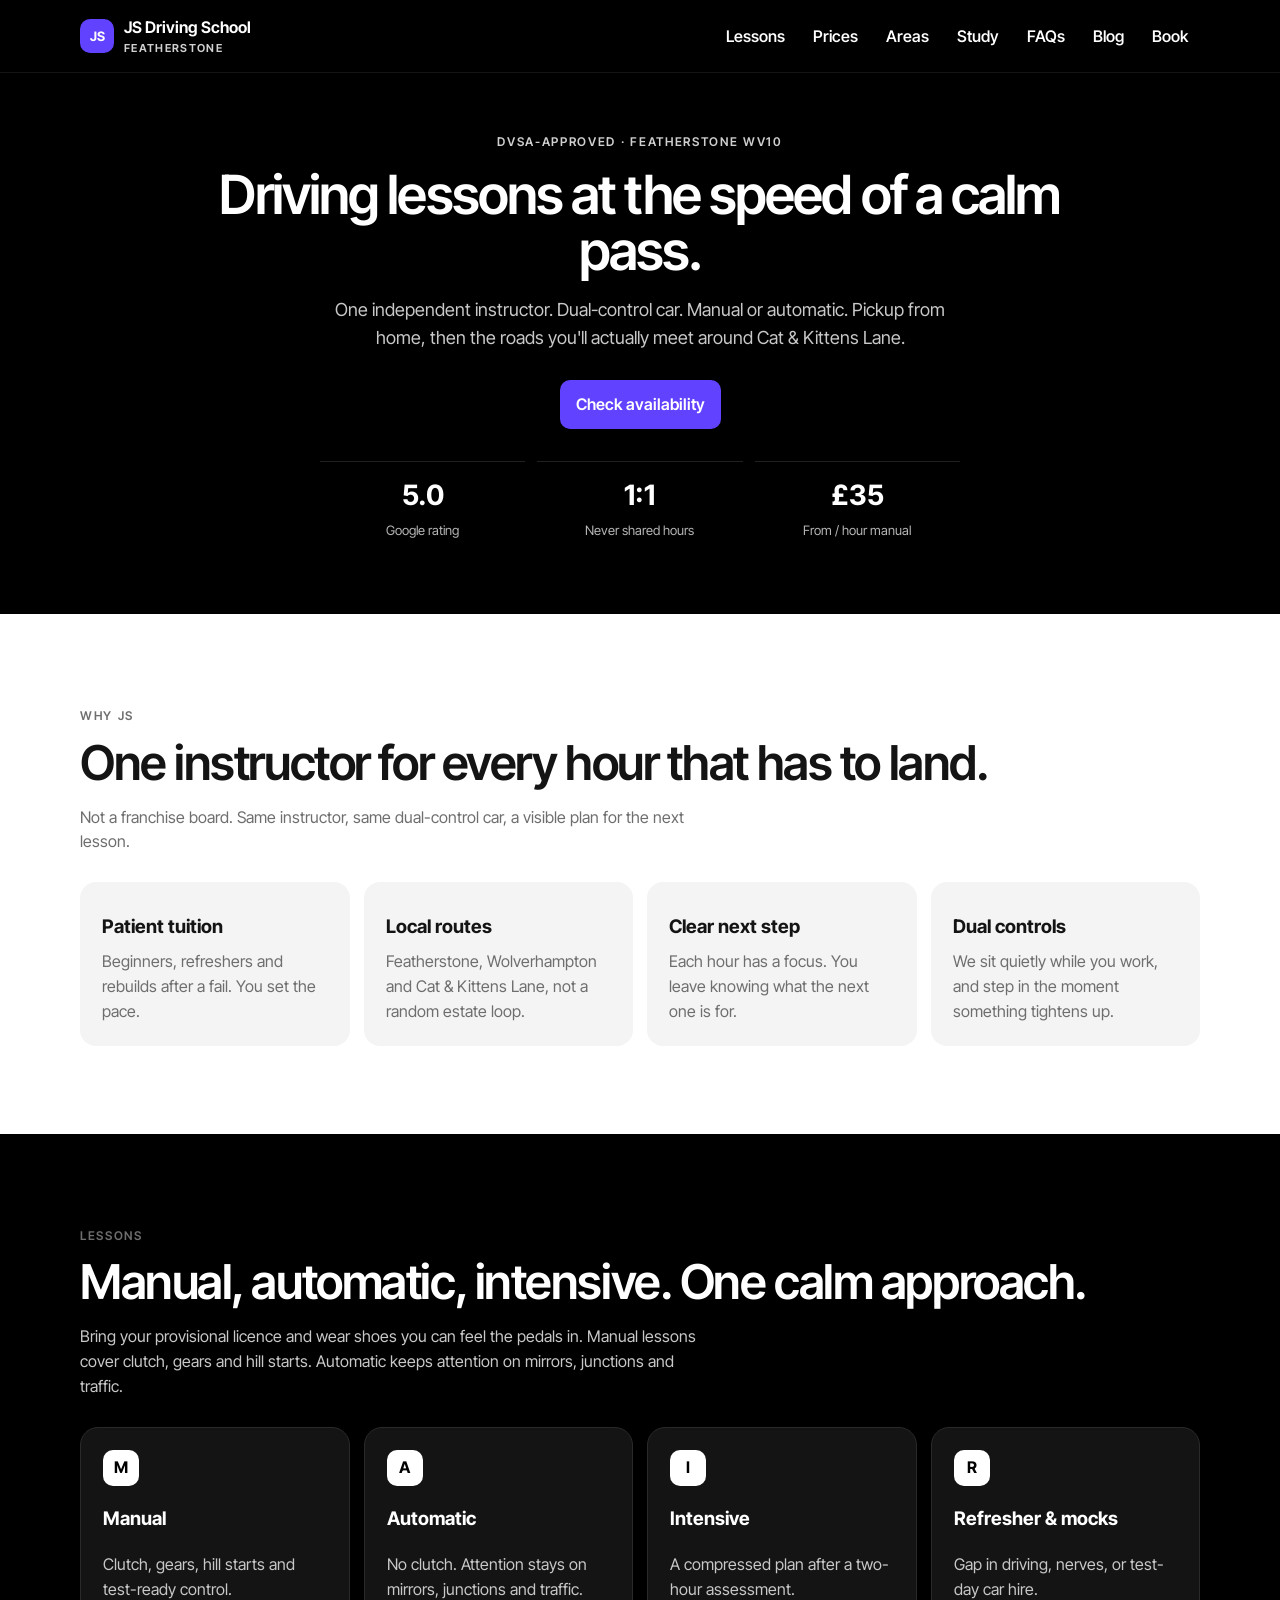
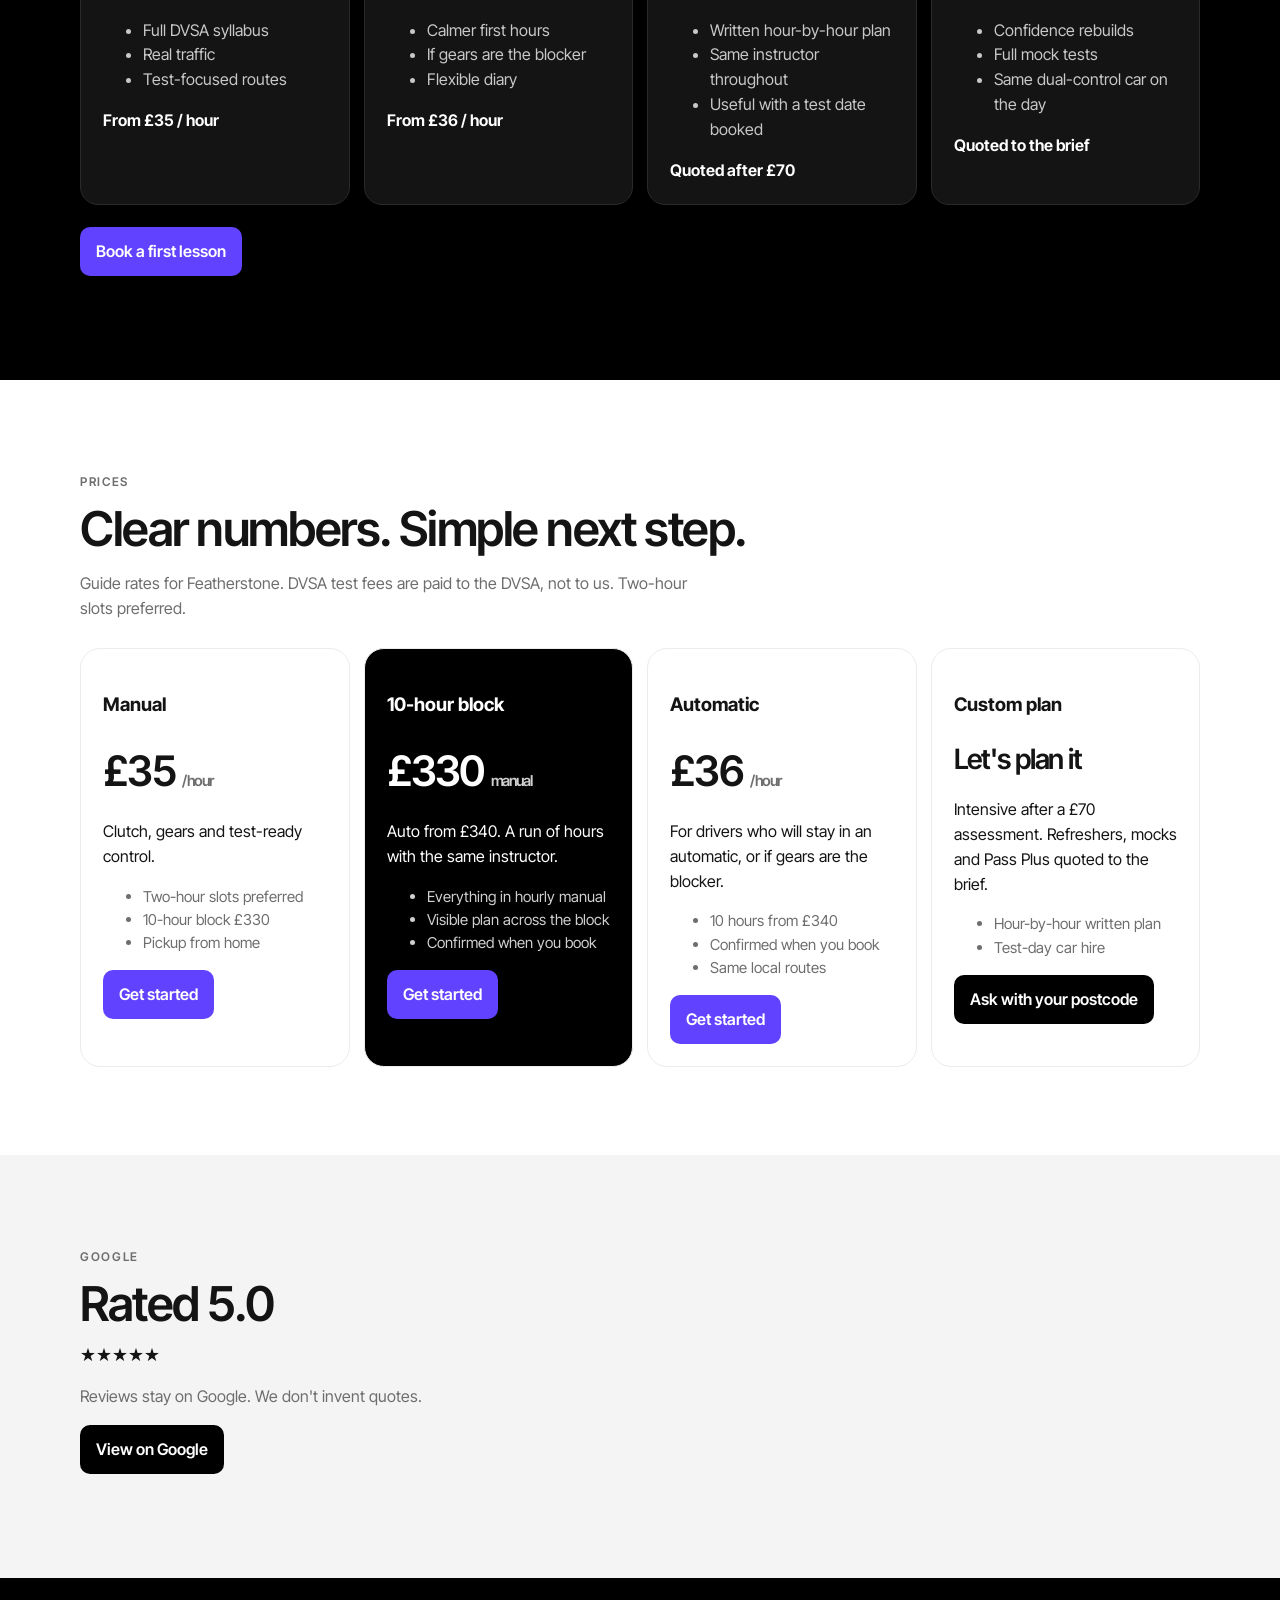
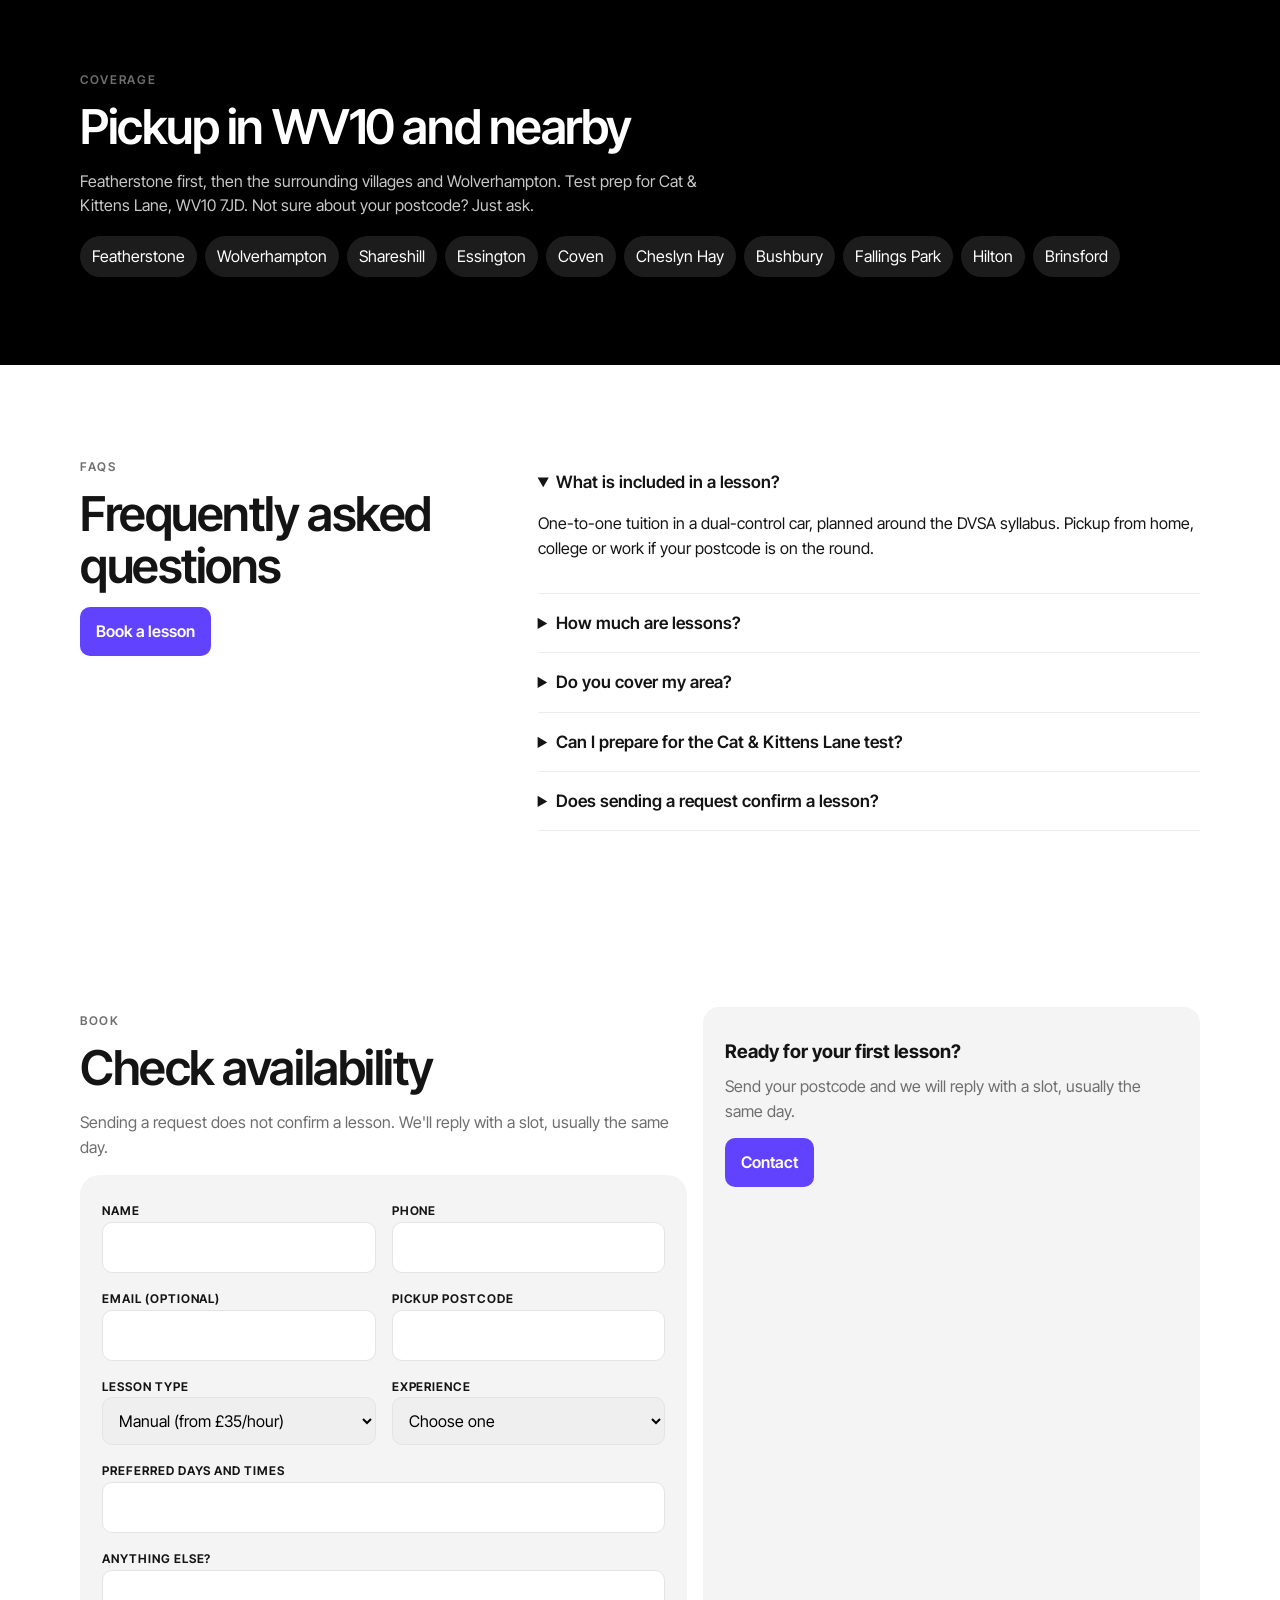
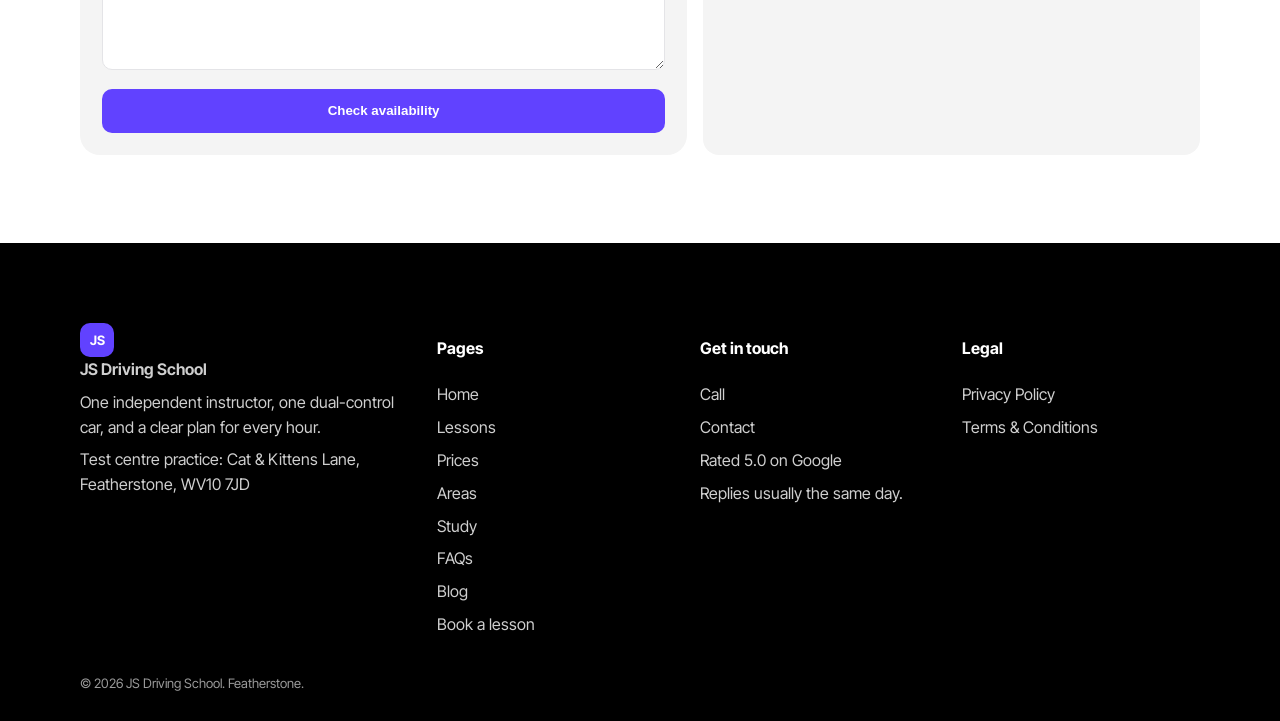
<file: index.html>
<!DOCTYPE html>
<html lang="en">
<head>
  <meta charset="UTF-8" />
  <meta name="viewport" content="width=device-width, initial-scale=1" />
  <title>Driving Lessons in Featherstone | JS Driving School</title>
  <meta name="description" content="Driving lessons in Featherstone and Wolverhampton from £35/hour. One-to-one tuition, dual-control car, manual or automatic, pickup from home. Rated 5.0 on Google." />
  <link href="https://fonts.googleapis.com/css2?family=Inter+Tight:wght@400;500;600;700&display=swap" rel="stylesheet" />
  <link rel="stylesheet" href="styles.css?v=6" />
  <link rel="stylesheet" href="car.css?v=1" />
</head>
<body>
  <div class="bg-car" aria-hidden="true">
    <svg viewBox="0 0 360 140" fill="none" xmlns="http://www.w3.org/2000/svg">
      <path d="M28 92h18l16-34c6-12 16-18 30-18h92c16 0 28 6 38 20l22 32h78c10 0 16 6 16 14v10H28v-24z" fill="#6142ff" fill-opacity=".9"/>
      <path d="M62 48h86c12 0 20 4 26 14l8 14H54l8-28z" fill="#efeaff"/>
      <circle cx="92" cy="102" r="16" fill="#111"/><circle cx="92" cy="102" r="7" fill="#ddd"/>
      <circle cx="262" cy="102" r="16" fill="#111"/><circle cx="262" cy="102" r="7" fill="#ddd"/>
    </svg>
  </div>
  <header class="site">
    <div class="wrap nav">
      <a class="brand" href="index.html"><span class="mark">JS</span><span>JS Driving School<small>FEATHERSTONE</small></span></a>
      <nav class="nav-links" id="nav">
        <a href="#lessons" onclick="document.getElementById('nav').classList.remove('open')">Lessons</a>
        <a href="#prices" onclick="document.getElementById('nav').classList.remove('open')">Prices</a>
        <a href="#areas" onclick="document.getElementById('nav').classList.remove('open')">Areas</a>
        <a href="study.html">Study</a>
        <a href="#faqs" onclick="document.getElementById('nav').classList.remove('open')">FAQs</a>
        <a href="blog.html">Blog</a>
        <a href="#book" onclick="document.getElementById('nav').classList.remove('open')">Book</a>
      </nav>
      <button class="menu-btn" aria-label="Menu" onclick="document.getElementById('nav').classList.toggle('open')">☰</button>
    </div>
  </header>
  <section class="hero">
    <div class="wrap">
      <span class="eyebrow">DVSA-approved · Featherstone WV10</span>
      <h1>Driving lessons at the speed of a calm pass.</h1>
      <p class="lead">One independent instructor. Dual-control car. Manual or automatic. Pickup from home, then the roads you'll actually meet around Cat & Kittens Lane.</p>
      <div class="hero-actions"><a class="btn btn-violet" href="#book">Check availability</a></div>
      <div class="stats">
        <div class="stat"><b>5.0</b><span>Google rating</span></div>
        <div class="stat"><b>1:1</b><span>Never shared hours</span></div>
        <div class="stat"><b>£35</b><span>From / hour manual</span></div>
      </div>
    </div>
  </section>
  <section class="section">
    <div class="wrap">
      <span class="eyebrow">Why JS</span>
      <h2>One instructor for every hour that has to land.</h2>
      <p class="sub">Not a franchise board. Same instructor, same dual-control car, a visible plan for the next lesson.</p>
      <div class="grid4">
        <article class="card"><h3>Patient tuition</h3><p>Beginners, refreshers and rebuilds after a fail. You set the pace.</p></article>
        <article class="card"><h3>Local routes</h3><p>Featherstone, Wolverhampton and Cat & Kittens Lane, not a random estate loop.</p></article>
        <article class="card"><h3>Clear next step</h3><p>Each hour has a focus. You leave knowing what the next one is for.</p></article>
        <article class="card"><h3>Dual controls</h3><p>We sit quietly while you work, and step in the moment something tightens up.</p></article>
      </div>
    </div>
  </section>
  <section class="section black" id="lessons">
    <div class="wrap">
      <span class="eyebrow">Lessons</span>
      <h2>Manual, automatic, intensive. One calm approach.</h2>
      <p class="sub">Bring your provisional licence and wear shoes you can feel the pedals in. Manual lessons cover clutch, gears and hill starts. Automatic keeps attention on mirrors, junctions and traffic.</p>
      <div class="grid4">
        <article class="lesson"><div class="tag">M</div><h3>Manual</h3><p>Clutch, gears, hill starts and test-ready control.</p><ul><li>Full DVSA syllabus</li><li>Real traffic</li><li>Test-focused routes</li></ul><div class="price">From £35 / hour</div></article>
        <article class="lesson"><div class="tag">A</div><h3>Automatic</h3><p>No clutch. Attention stays on mirrors, junctions and traffic.</p><ul><li>Calmer first hours</li><li>If gears are the blocker</li><li>Flexible diary</li></ul><div class="price">From £36 / hour</div></article>
        <article class="lesson"><div class="tag">I</div><h3>Intensive</h3><p>A compressed plan after a two-hour assessment.</p><ul><li>Written hour-by-hour plan</li><li>Same instructor throughout</li><li>Useful with a test date booked</li></ul><div class="price">Quoted after £70</div></article>
        <article class="lesson"><div class="tag">R</div><h3>Refresher & mocks</h3><p>Gap in driving, nerves, or test-day car hire.</p><ul><li>Confidence rebuilds</li><li>Full mock tests</li><li>Same dual-control car on the day</li></ul><div class="price">Quoted to the brief</div></article>
      </div>
      <p style="margin-top:22px"><a class="btn btn-violet" href="#book">Book a first lesson</a></p>
    </div>
  </section>
  <section class="section" id="prices">
    <div class="wrap">
      <span class="eyebrow">Prices</span>
      <h2>Clear numbers. Simple next step.</h2>
      <p class="sub">Guide rates for Featherstone. DVSA test fees are paid to the DVSA, not to us. Two-hour slots preferred.</p>
      <div class="plans">
        <article class="plan"><h3>Manual</h3><div class="amount">£35 <span>/ hour</span></div><p>Clutch, gears and test-ready control.</p><ul><li>Two-hour slots preferred</li><li>10-hour block £330</li><li>Pickup from home</li></ul><a class="btn btn-violet" href="#book">Get started</a></article>
        <article class="plan featured"><h3>10-hour block</h3><div class="amount">£330 <span>manual</span></div><p>Auto from £340. A run of hours with the same instructor.</p><ul><li>Everything in hourly manual</li><li>Visible plan across the block</li><li>Confirmed when you book</li></ul><a class="btn btn-violet" href="#book">Get started</a></article>
        <article class="plan"><h3>Automatic</h3><div class="amount">£36 <span>/ hour</span></div><p>For drivers who will stay in an automatic, or if gears are the blocker.</p><ul><li>10 hours from £340</li><li>Confirmed when you book</li><li>Same local routes</li></ul><a class="btn btn-violet" href="#book">Get started</a></article>
        <article class="plan"><h3>Custom plan</h3><div class="amount" style="font-size:28px">Let's plan it</div><p>Intensive after a £70 assessment. Refreshers, mocks and Pass Plus quoted to the brief.</p><ul><li>Hour-by-hour written plan</li><li>Test-day car hire</li></ul><a class="btn btn-dark" href="#book">Ask with your postcode</a></article>
      </div>
    </div>
  </section>
  <section class="section gray">
    <div class="wrap">
      <span class="eyebrow">Google</span>
      <h2>Rated 5.0</h2>
      <div>★★★★★</div>
      <p class="sub">Reviews stay on Google. We don't invent quotes.</p>
      <p><a class="btn btn-dark" href="https://www.google.com/maps?cid=3301546470054976225">View on Google</a></p>
    </div>
  </section>
  <section class="section black" id="areas">
    <div class="wrap">
      <span class="eyebrow">Coverage</span>
      <h2>Pickup in WV10 and nearby</h2>
      <p class="sub">Featherstone first, then the surrounding villages and Wolverhampton. Test prep for Cat & Kittens Lane, WV10 7JD. Not sure about your postcode? Just ask.</p>
      <div class="chips"><span>Featherstone</span><span>Wolverhampton</span><span>Shareshill</span><span>Essington</span><span>Coven</span><span>Cheslyn Hay</span><span>Bushbury</span><span>Fallings Park</span><span>Hilton</span><span>Brinsford</span></div>
    </div>
  </section>
  <section class="section" id="faqs">
    <div class="wrap two">
      <div><span class="eyebrow">FAQs</span><h2>Frequently asked questions</h2><p><a class="btn btn-violet" href="#book">Book a lesson</a></p></div>
      <div>
        <details open><summary>What is included in a lesson?</summary><p>One-to-one tuition in a dual-control car, planned around the DVSA syllabus. Pickup from home, college or work if your postcode is on the round.</p></details>
        <details><summary>How much are lessons?</summary><p>Manual from £35 an hour, or £330 for 10 hours. Automatic from £36, or £340 for 10 hours. Intensive is quoted after a £70 assessment. DVSA test fees are paid to the DVSA.</p></details>
        <details><summary>Do you cover my area?</summary><p>Featherstone first, then Wolverhampton, Shareshill, Essington, Coven, Cheslyn Hay, Bushbury, Fallings Park, Hilton and Brinsford. Ask with your postcode.</p></details>
        <details><summary>Can I prepare for the Cat & Kittens Lane test?</summary><p>Yes. We practise the approach, roundabouts and independent-driving stretches used at the DVSA centre on Cat & Kittens Lane, WV10 7JD.</p></details>
        <details><summary>Does sending a request confirm a lesson?</summary><p>No. We'll reply with a slot, usually the same day. A lesson is confirmed only when we agree a time.</p></details>
      </div>
    </div>
  </section>
  <section class="section" id="book">
    <div class="wrap book-layout">
      <div>
        <span class="eyebrow">Book</span>
        <h2>Check availability</h2>
        <p class="sub">Sending a request does not confirm a lesson. We'll reply with a slot, usually the same day.</p>
        <form class="book" onsubmit="return sendHome(event)">
          <div class="form-grid"><div><label>NAME</label><input name="name" required /></div><div><label>PHONE</label><input name="phone" required /></div></div>
          <div class="form-grid"><div><label>EMAIL (OPTIONAL)</label><input name="email" type="email" /></div><div><label>PICKUP POSTCODE</label><input name="postcode" required /></div></div>
          <div class="form-grid"><div><label>LESSON TYPE</label><select name="lesson"><option>Manual (from £35/hour)</option><option>Automatic (from £36/hour)</option><option>Intensive</option><option>Refresher or mock test</option></select></div><div><label>EXPERIENCE</label><select name="experience"><option>Choose one</option><option>Complete beginner</option><option>Some lessons already</option><option>Test booked</option><option>Returning after a fail</option><option>Passed, want a refresher</option></select></div></div>
          <div><label>PREFERRED DAYS AND TIMES</label><input name="times" /></div>
          <div><label>ANYTHING ELSE?</label><textarea name="notes" rows="3"></textarea></div>
          <button class="btn btn-violet" type="submit">Check availability</button>
        </form>
      </div>
      <aside class="card"><h3>Ready for your first lesson?</h3><p>Send your postcode and we will reply with a slot, usually the same day.</p><p style="margin-top:14px"><a class="btn btn-violet" href="tel:+447447432160">Contact</a></p></aside>
    </div>
  </section>
  <script>
    function sendHome(e){e.preventDefault();const f=e.target;const text=`Lesson request \u2014 JS Driving School\nName: ${f.name.value}\nPhone: ${f.phone.value}\nEmail: ${f.email.value}\nPostcode: ${f.postcode.value}\nLesson: ${f.lesson.value}\nExperience: ${f.experience.value}\nTimes: ${f.times.value}\nNotes: ${f.notes.value}`;location.href='https://wa.me/447447432160?text='+encodeURIComponent(text);return false;}
  </script>
  <script src="car.js"></script>
  <footer class="site">
    <div class="wrap foot">
      <div><a class="brand" href="index.html"><span class="mark">JS</span><span>JS Driving School</span></a><p>One independent instructor, one dual-control car, and a clear plan for every hour.</p><p>Test centre practice: Cat & Kittens Lane, Featherstone, WV10 7JD</p></div>
      <div><h4>Pages</h4><a href="index.html">Home</a><a href="#lessons">Lessons</a><a href="#prices">Prices</a><a href="#areas">Areas</a><a href="study.html">Study</a><a href="#faqs">FAQs</a><a href="blog.html">Blog</a><a href="#book">Book a lesson</a></div>
      <div><h4>Get in touch</h4><a href="tel:+447447432160">Call</a><a href="#book">Contact</a><a href="https://www.google.com/maps?cid=3301546470054976225">Rated 5.0 on Google</a><p>Replies usually the same day.</p></div>
      <div><h4>Legal</h4><a href="privacy.html">Privacy Policy</a><a href="terms.html">Terms & Conditions</a></div>
    </div>
    <div class="wrap legal"><span>© 2026 JS Driving School. Featherstone.</span></div>
  </footer>
</body>
</html>
</file>
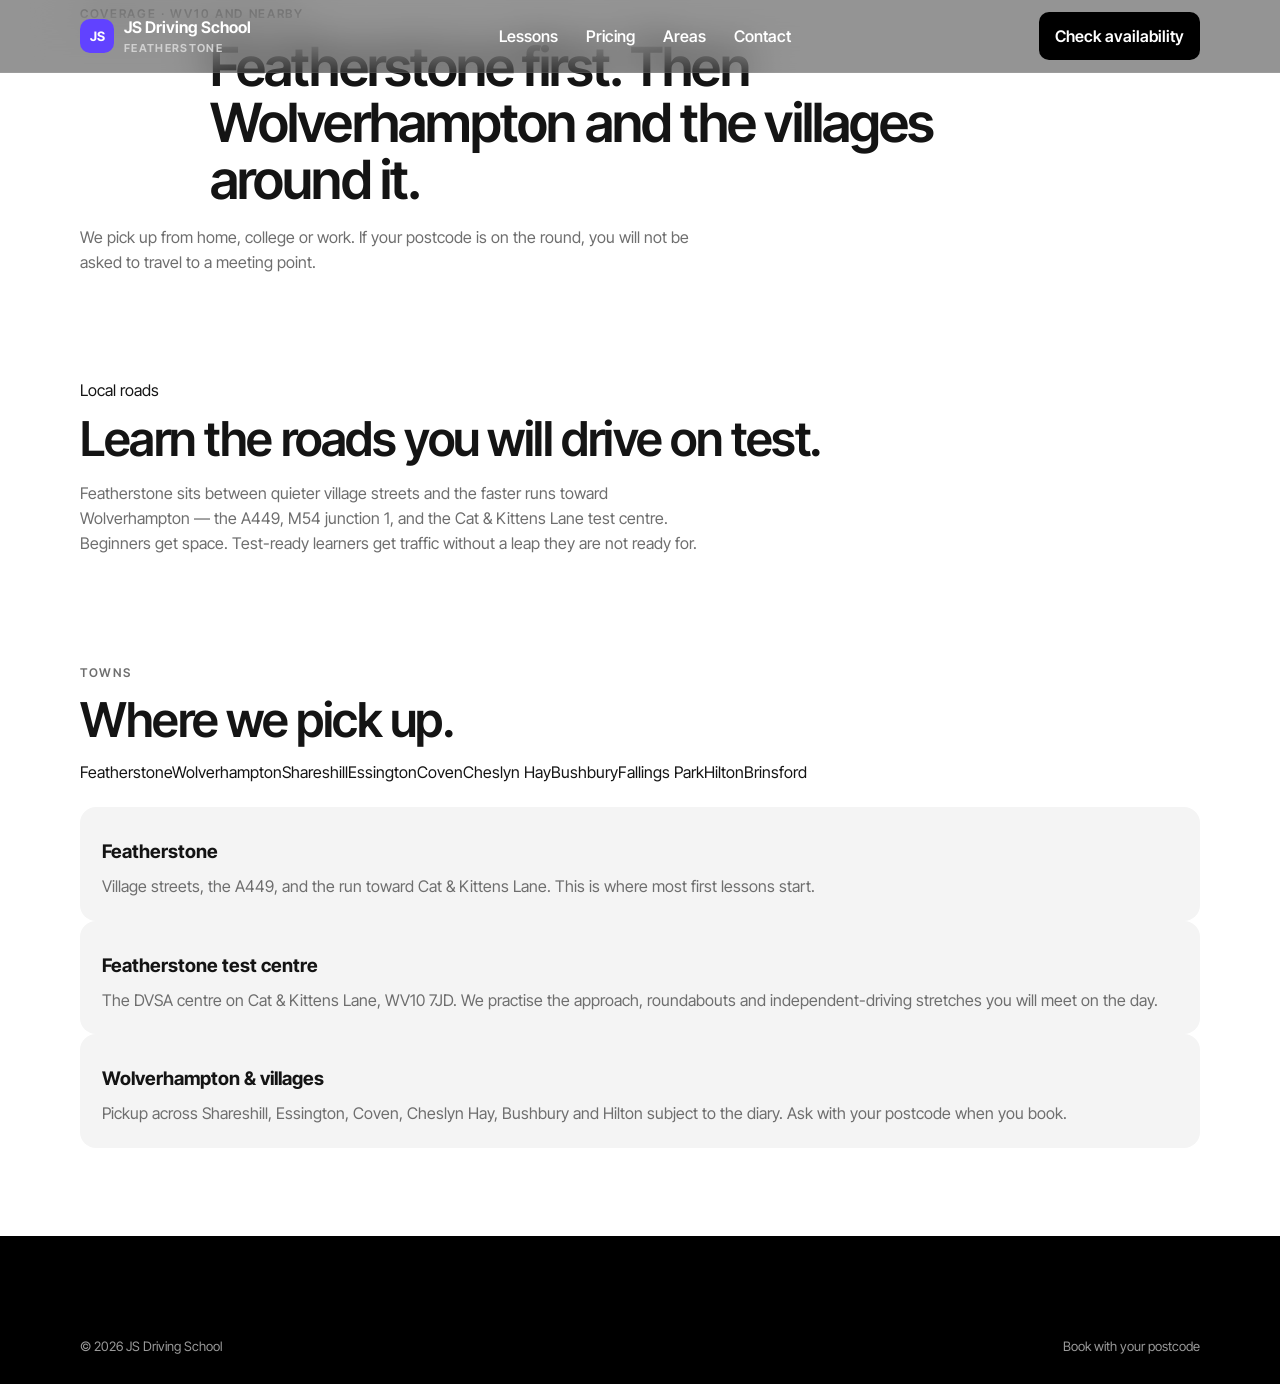
<file: areas.html>
<!DOCTYPE html>
<html lang="en">
<head>
  <meta charset="UTF-8" />
  <meta name="viewport" content="width=device-width, initial-scale=1" />
  <title>Driving Lessons in Featherstone & Wolverhampton | JS Driving School</title>
  <meta name="description" content="Pickup across Featherstone, Wolverhampton, Shareshill, Essington, Coven, Cheslyn Hay, Bushbury and nearby. Test prep for Cat & Kittens Lane." />
  <link href="https://fonts.googleapis.com/css2?family=Inter+Tight:wght@400;500;600;700&display=swap" rel="stylesheet" />
  <link rel="stylesheet" href="styles.css" />
</head>
<body>
  <header class="site">
    <div class="wrap nav">
      <a class="brand" href="index.html"><span class="mark">JS</span><span>JS Driving School<small>FEATHERSTONE</small></span></a>
      <nav class="nav-links" id="nav">
        <a href="lessons.html">Lessons</a>
        <a href="index.html#prices">Pricing</a>
        <a class="active" href="areas.html">Areas</a>
        <a href="book.html">Contact</a>
      </nav>
      <a class="btn btn-dark" href="book.html">Check availability</a>
      <button class="menu-btn" aria-label="Menu" onclick="document.getElementById('nav').classList.toggle('open')">☰</button>
    </div>
  </header>
  <main class="wrap page-hero">
    <span class="eyebrow">Coverage · WV10 and nearby</span>
    <h1>Featherstone first. Then Wolverhampton and the villages around it.</h1>
    <p class="sub">We pick up from home, college or work. If your postcode is on the round, you will not be asked to travel to a meeting point.</p>
  </main>
  <section class="section">
    <div class="wrap split">
      <div>
        <span class="mint">Local roads</span>
        <h2>Learn the roads you will drive on test.</h2>
        <p class="sub">Featherstone sits between quieter village streets and the faster runs toward Wolverhampton — the A449, M54 junction 1, and the Cat & Kittens Lane test centre. Beginners get space. Test-ready learners get traffic without a leap they are not ready for.</p>
      </div>
      <div class="photo roads"></div>
    </div>
  </section>
  <section class="section" style="padding-top:0">
    <div class="wrap">
      <span class="eyebrow">Towns</span>
      <h2>Where we pick up.</h2>
      <div class="areas" style="margin-bottom:22px">
        <span class="area-chip">Featherstone</span><span class="area-chip">Wolverhampton</span><span class="area-chip">Shareshill</span><span class="area-chip">Essington</span><span class="area-chip">Coven</span><span class="area-chip">Cheslyn Hay</span><span class="area-chip">Bushbury</span><span class="area-chip">Fallings Park</span><span class="area-chip">Hilton</span><span class="area-chip">Brinsford</span>
      </div>
      <div class="feature-row" style="grid-template-columns:repeat(3,1fr)">
        <article class="card"><h3>Featherstone</h3><p>Village streets, the A449, and the run toward Cat & Kittens Lane. This is where most first lessons start.</p></article>
        <article class="card"><h3>Featherstone test centre</h3><p>The DVSA centre on Cat & Kittens Lane, WV10 7JD. We practise the approach, roundabouts and independent-driving stretches you will meet on the day.</p></article>
        <article class="card"><h3>Wolverhampton & villages</h3><p>Pickup across Shareshill, Essington, Coven, Cheslyn Hay, Bushbury and Hilton subject to the diary. Ask with your postcode when you book.</p></article>
      </div>
    </div>
  </section>
  <footer class="site"><div class="wrap legal"><span>© 2026 JS Driving School</span><a href="book.html">Book with your postcode</a></div></footer>
</body>
</html>
</file>
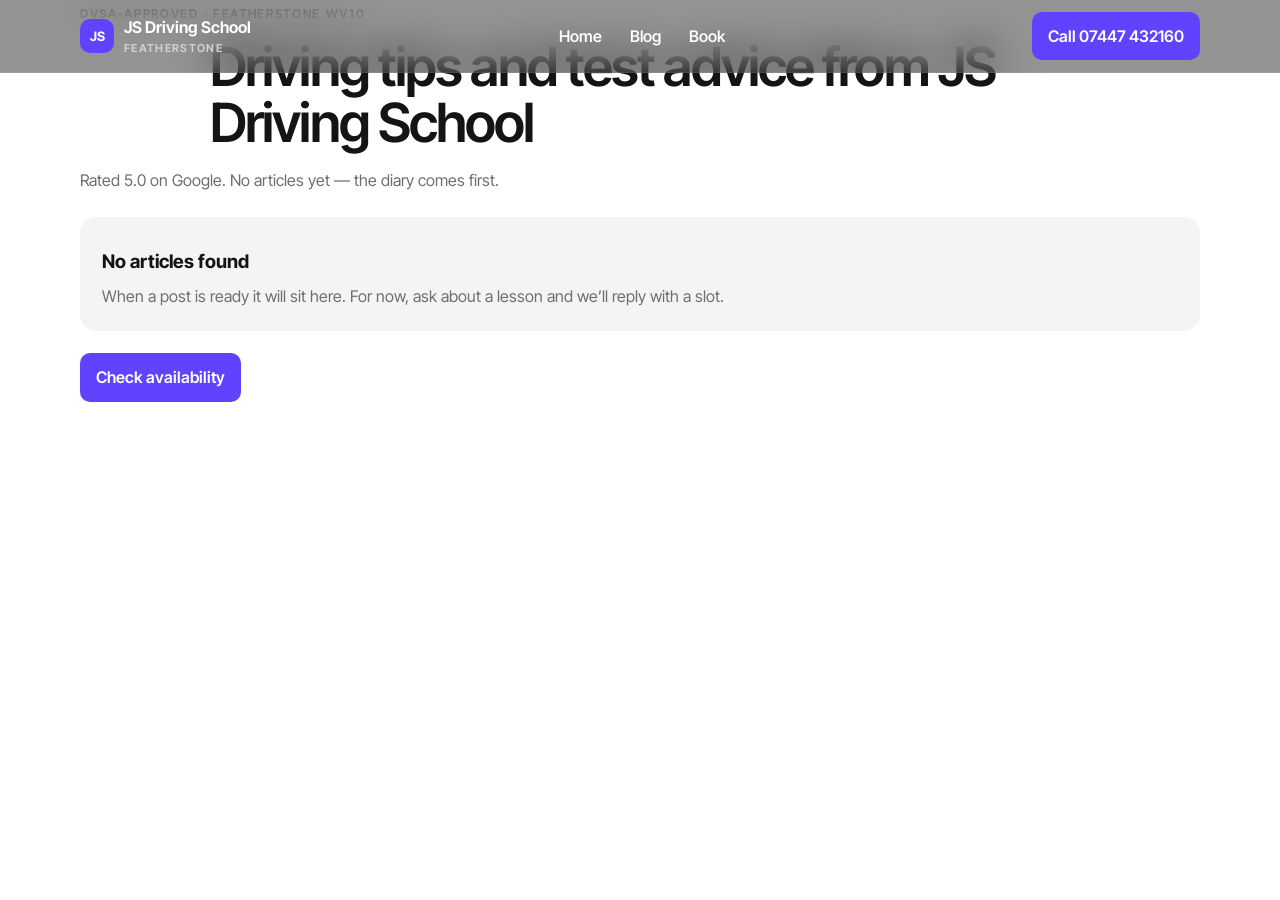
<file: blog.html>
<!DOCTYPE html>
<html lang="en">
<head>
  <meta charset="UTF-8" />
  <meta name="viewport" content="width=device-width, initial-scale=1" />
  <title>Blog | JS Driving School</title>
  <link href="https://fonts.googleapis.com/css2?family=Inter+Tight:wght@400;500;600;700&display=swap" rel="stylesheet" />
  <link rel="stylesheet" href="styles.css" />
</head>
<body>
  <header class="site">
    <div class="wrap nav">
      <a class="brand" href="index.html"><span class="mark">JS</span><span>JS Driving School<small>FEATHERSTONE</small></span></a>
      <nav class="nav-links" id="nav">
        <a href="index.html">Home</a>
        <a class="active" href="blog.html">Blog</a>
        <a href="book.html">Book</a>
      </nav>
      <a class="btn btn-violet" href="tel:+447447432160">Call 07447 432160</a>
      <button class="menu-btn" aria-label="Menu" onclick="document.getElementById('nav').classList.toggle('open')">☰</button>
    </div>
  </header>
  <main class="wrap page-hero">
    <span class="eyebrow">DVSA-approved · Featherstone WV10</span>
    <h1>Driving tips and test advice from JS Driving School</h1>
    <p class="sub">Rated 5.0 on Google. No articles yet — the diary comes first.</p>
    <article class="card" style="margin-top:24px"><h3>No articles found</h3><p>When a post is ready it will sit here. For now, ask about a lesson and we’ll reply with a slot.</p></article>
    <p style="margin-top:22px"><a class="btn btn-violet" href="book.html">Check availability</a></p>
  </main>
</body>
</html>
</file>
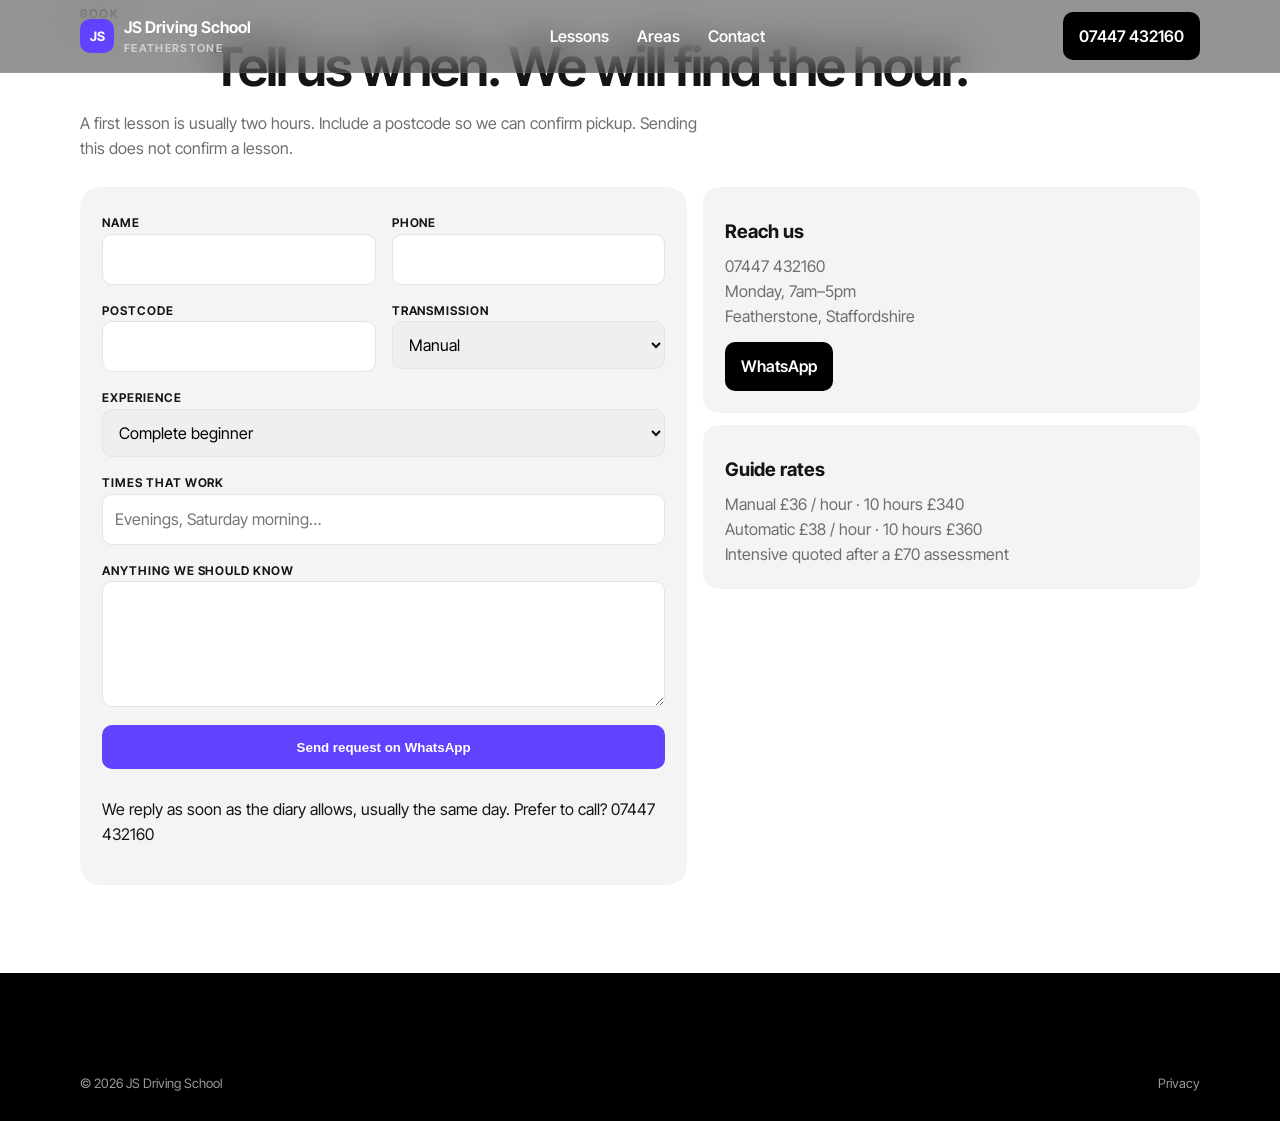
<file: book.html>
<!DOCTYPE html>
<html lang="en">
<head>
  <meta charset="UTF-8" />
  <meta name="viewport" content="width=device-width, initial-scale=1" />
  <title>Book a Driving Lesson in Featherstone | JS Driving School</title>
  <meta name="description" content="Request a lesson with JS Driving School. Call or WhatsApp 07447 432160. A first lesson is usually two hours." />
  <link href="https://fonts.googleapis.com/css2?family=Inter+Tight:wght@400;500;600;700&display=swap" rel="stylesheet" />
  <link rel="stylesheet" href="styles.css" />
</head>
<body>
  <header class="site">
    <div class="wrap nav">
      <a class="brand" href="index.html"><span class="mark">JS</span><span>JS Driving School<small>FEATHERSTONE</small></span></a>
      <nav class="nav-links" id="nav">
        <a href="lessons.html">Lessons</a>
        <a href="areas.html">Areas</a>
        <a class="active" href="book.html">Contact</a>
      </nav>
      <a class="btn btn-dark" href="tel:+447447432160">07447 432160</a>
      <button class="menu-btn" aria-label="Menu" onclick="document.getElementById('nav').classList.toggle('open')">☰</button>
    </div>
  </header>
  <main class="wrap page-hero">
    <span class="eyebrow">Book</span>
    <h1>Tell us when. We will find the hour.</h1>
    <p class="sub">A first lesson is usually two hours. Include a postcode so we can confirm pickup. Sending this does not confirm a lesson.</p>
  </main>
  <section class="section" style="padding-top:10px">
    <div class="wrap book-layout">
      <form class="book" id="book" onsubmit="return send(event)">
        <div class="form-grid">
          <div><label>NAME</label><input name="name" required /></div>
          <div><label>PHONE</label><input name="phone" required /></div>
        </div>
        <div class="form-grid">
          <div><label>POSTCODE</label><input name="postcode" required /></div>
          <div><label>TRANSMISSION</label>
            <select name="transmission"><option>Manual</option><option>Automatic</option><option>Not sure yet</option></select>
          </div>
        </div>
        <div><label>EXPERIENCE</label>
          <select name="experience">
            <option>Complete beginner</option>
            <option>Some lessons already</option>
            <option>Failed a test, need a rebuild</option>
            <option>Refresher / passed already</option>
          </select>
        </div>
        <div><label>TIMES THAT WORK</label><input name="times" placeholder="Evenings, Saturday morning…" /></div>
        <div><label>ANYTHING WE SHOULD KNOW</label><textarea name="notes" rows="4"></textarea></div>
        <button class="btn btn-violet" type="submit">Send request on WhatsApp</button>
        <p class="note">We reply as soon as the diary allows, usually the same day. Prefer to call? <a href="tel:+447447432160">07447 432160</a></p>
      </form>
      <aside>
        <article class="card">
          <h3>Reach us</h3>
          <p>07447 432160</p>
          <p>Monday, 7am–5pm</p>
          <p>Featherstone, Staffordshire</p>
          <p style="margin-top:14px"><a class="btn btn-dark" href="https://wa.me/447447432160">WhatsApp</a></p>
        </article>
        <article class="card" style="margin-top:12px">
          <h3>Guide rates</h3>
          <p>Manual £36 / hour · 10 hours £340</p>
          <p>Automatic £38 / hour · 10 hours £360</p>
          <p>Intensive quoted after a £70 assessment</p>
        </article>
      </aside>
    </div>
  </section>
  <footer class="site"><div class="wrap legal"><span>© 2026 JS Driving School</span><a href="privacy.html">Privacy</a></div></footer>
  <script>
    function send(e) {
      e.preventDefault();
      const f = e.target;
      const text = `Lesson request — JS Driving School\nName: ${f.name.value}\nPhone: ${f.phone.value}\nPostcode: ${f.postcode.value}\nTransmission: ${f.transmission.value}\nExperience: ${f.experience.value}\nTimes: ${f.times.value}\nNotes: ${f.notes.value}`;
      window.location.href = "https://wa.me/447447432160?text=" + encodeURIComponent(text);
      return false;
    }
  </script>
</body>
</html>
</file>
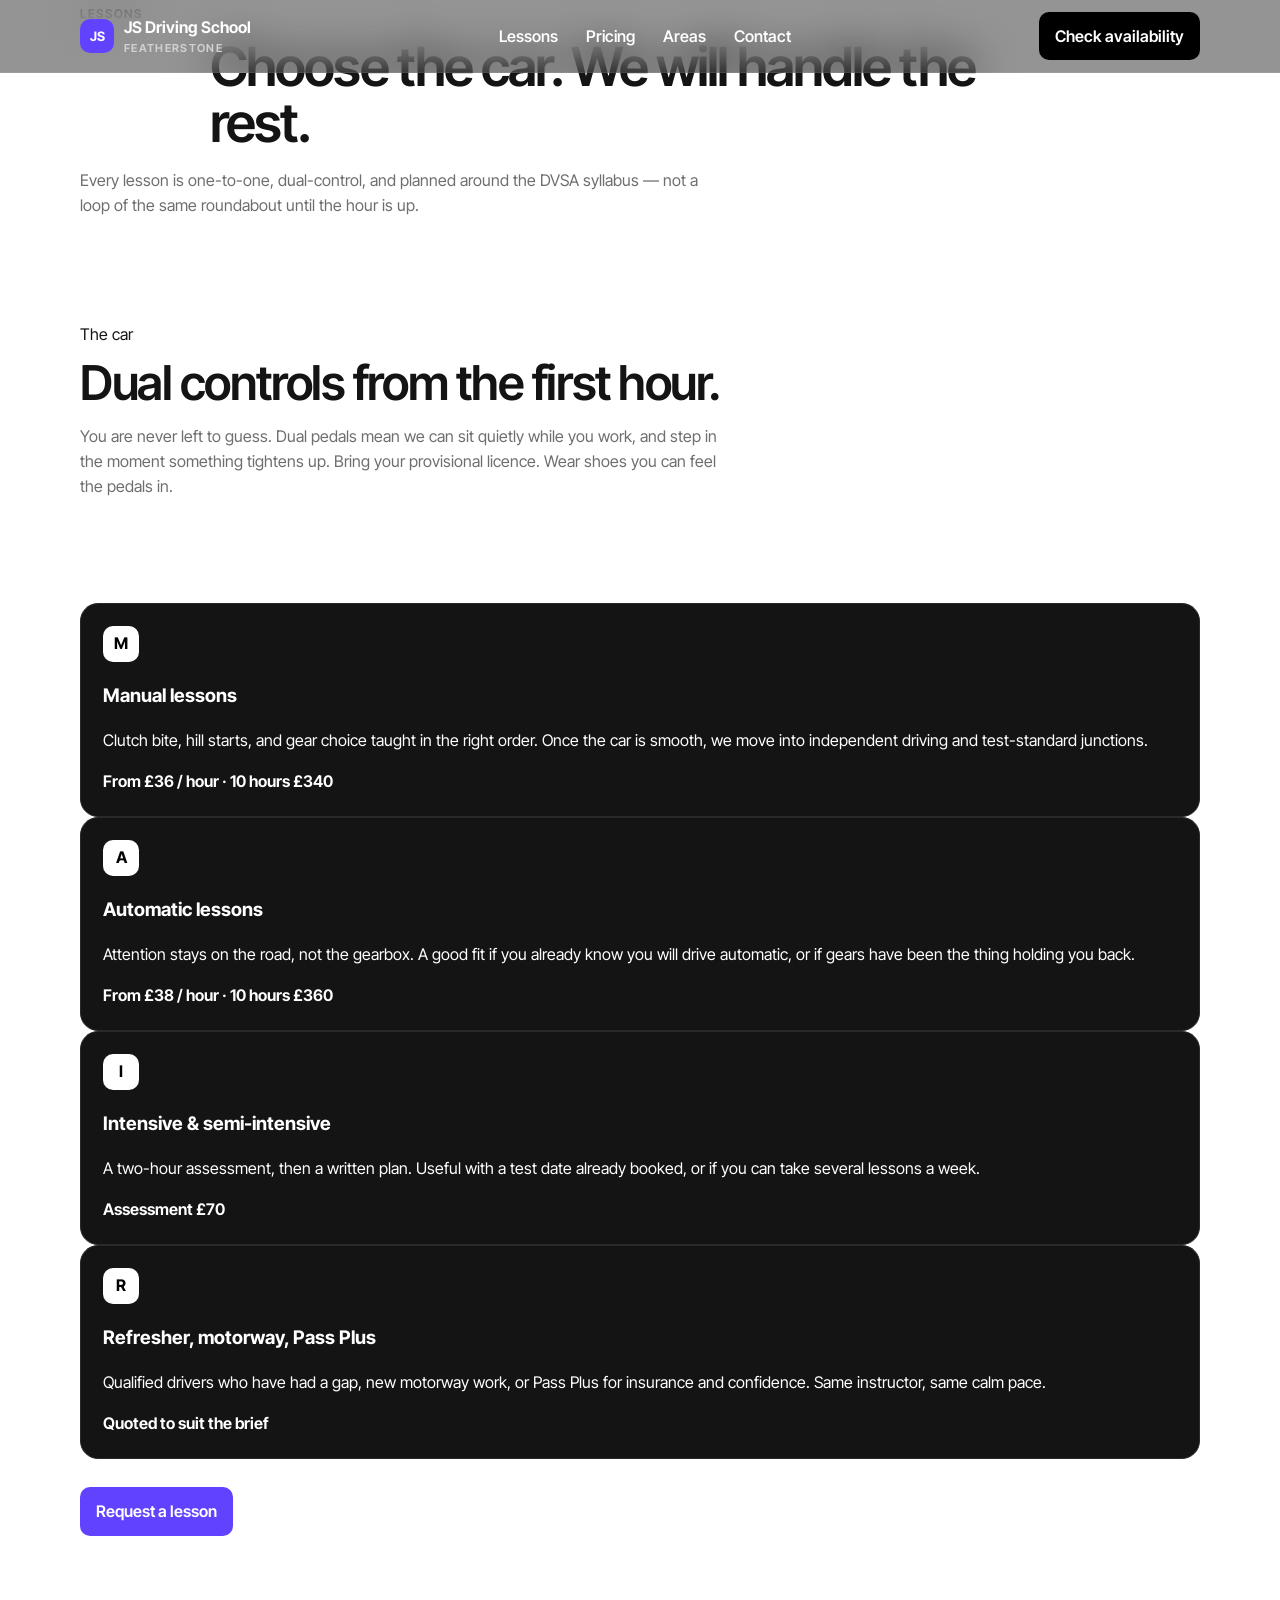
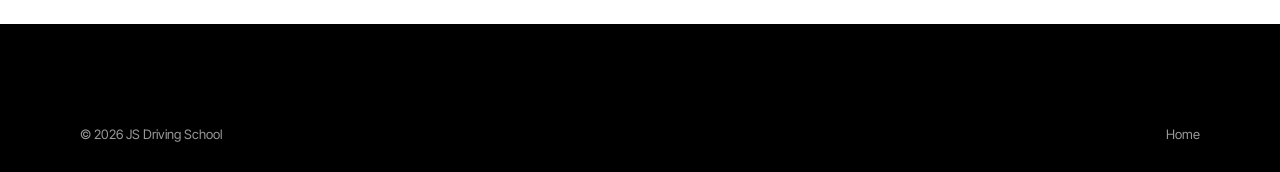
<file: lessons.html>
<!DOCTYPE html>
<html lang="en">
<head>
  <meta charset="UTF-8" />
  <meta name="viewport" content="width=device-width, initial-scale=1" />
  <title>Manual, Automatic & Intensive Lessons | JS Driving School Featherstone</title>
  <meta name="description" content="Manual from £36, automatic from £38, intensive after a £70 assessment. Dual-control lessons in Featherstone." />
  <link href="https://fonts.googleapis.com/css2?family=Inter+Tight:wght@400;500;600;700&display=swap" rel="stylesheet" />
  <link rel="stylesheet" href="styles.css" />
</head>
<body>
  <header class="site">
    <div class="wrap nav">
      <a class="brand" href="index.html"><span class="mark">JS</span><span>JS Driving School<small>FEATHERSTONE</small></span></a>
      <nav class="nav-links" id="nav">
        <a class="active" href="lessons.html">Lessons</a>
        <a href="index.html#prices">Pricing</a>
        <a href="areas.html">Areas</a>
        <a href="book.html">Contact</a>
      </nav>
      <a class="btn btn-dark" href="book.html">Check availability</a>
      <button class="menu-btn" aria-label="Menu" onclick="document.getElementById('nav').classList.toggle('open')">☰</button>
    </div>
  </header>
  <main class="wrap page-hero">
    <span class="eyebrow">Lessons</span>
    <h1>Choose the car. We will handle the rest.</h1>
    <p class="sub">Every lesson is one-to-one, dual-control, and planned around the DVSA syllabus — not a loop of the same roundabout until the hour is up.</p>
  </main>
  <section class="section">
    <div class="wrap split">
      <div class="photo pedals"></div>
      <div>
        <span class="mint">The car</span>
        <h2>Dual controls from the first hour.</h2>
        <p class="sub">You are never left to guess. Dual pedals mean we can sit quietly while you work, and step in the moment something tightens up. Bring your provisional licence. Wear shoes you can feel the pedals in.</p>
      </div>
    </div>
  </section>
  <section class="section" style="padding-top:0">
    <div class="wrap lessons">
      <article class="lesson"><div class="tag">M</div><h3>Manual lessons</h3><p>Clutch bite, hill starts, and gear choice taught in the right order. Once the car is smooth, we move into independent driving and test-standard junctions.</p><div class="price">From £36 / hour · 10 hours £340</div></article>
      <article class="lesson"><div class="tag">A</div><h3>Automatic lessons</h3><p>Attention stays on the road, not the gearbox. A good fit if you already know you will drive automatic, or if gears have been the thing holding you back.</p><div class="price">From £38 / hour · 10 hours £360</div></article>
      <article class="lesson"><div class="tag">I</div><h3>Intensive & semi-intensive</h3><p>A two-hour assessment, then a written plan. Useful with a test date already booked, or if you can take several lessons a week.</p><div class="price">Assessment £70</div></article>
      <article class="lesson"><div class="tag">R</div><h3>Refresher, motorway, Pass Plus</h3><p>Qualified drivers who have had a gap, new motorway work, or Pass Plus for insurance and confidence. Same instructor, same calm pace.</p><div class="price">Quoted to suit the brief</div></article>
    </div>
    <div class="wrap" style="margin-top:28px"><a class="btn btn-violet" href="book.html">Request a lesson</a></div>
  </section>
  <footer class="site">
    <div class="wrap legal"><span>© 2026 JS Driving School</span><a href="index.html">Home</a></div>
  </footer>
</body>
</html>
</file>
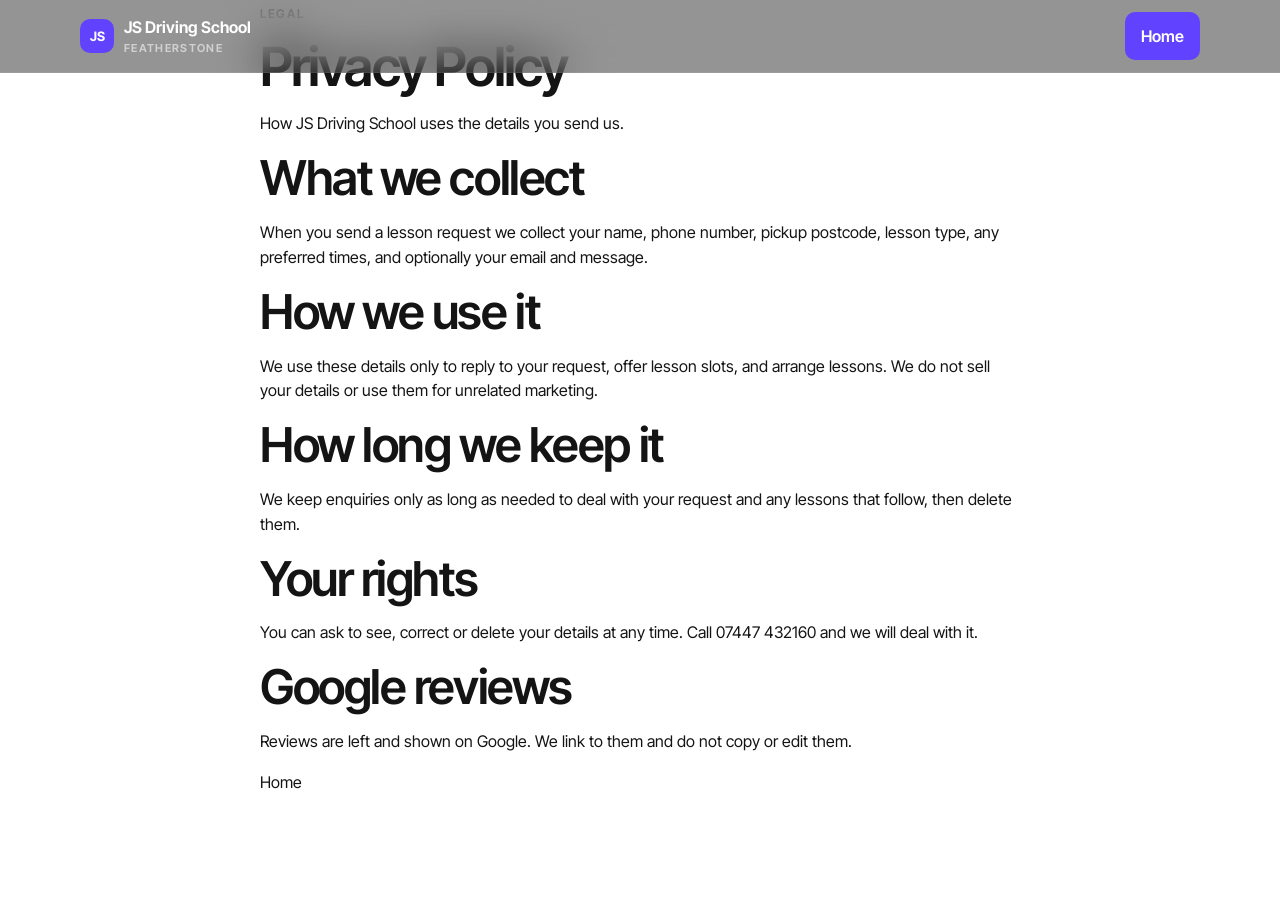
<file: privacy.html>
<!DOCTYPE html>
<html lang="en">
<head>
  <meta charset="UTF-8" />
  <meta name="viewport" content="width=device-width, initial-scale=1" />
  <title>Privacy Policy | JS Driving School</title>
  <link href="https://fonts.googleapis.com/css2?family=Inter+Tight:wght@400;500;600;700&display=swap" rel="stylesheet" />
  <link rel="stylesheet" href="styles.css" />
</head>
<body>
  <header class="site">
    <div class="wrap nav">
      <a class="brand" href="index.html"><span class="mark">JS</span><span>JS Driving School<small>FEATHERSTONE</small></span></a>
      <a class="btn btn-violet" href="index.html">Home</a>
    </div>
  </header>
  <main class="wrap page-hero" style="max-width:760px">
    <span class="eyebrow">Legal</span>
    <h1>Privacy Policy</h1>
    <p>How JS Driving School uses the details you send us.</p>
    <h2>What we collect</h2>
    <p>When you send a lesson request we collect your name, phone number, pickup postcode, lesson type, any preferred times, and optionally your email and message.</p>
    <h2>How we use it</h2>
    <p>We use these details only to reply to your request, offer lesson slots, and arrange lessons. We do not sell your details or use them for unrelated marketing.</p>
    <h2>How long we keep it</h2>
    <p>We keep enquiries only as long as needed to deal with your request and any lessons that follow, then delete them.</p>
    <h2>Your rights</h2>
    <p>You can ask to see, correct or delete your details at any time. Call 07447 432160 and we will deal with it.</p>
    <h2>Google reviews</h2>
    <p>Reviews are left and shown on Google. We link to them and do not copy or edit them.</p>
    <p><a href="index.html">Home</a></p>
  </main>
</body>
</html>
</file>
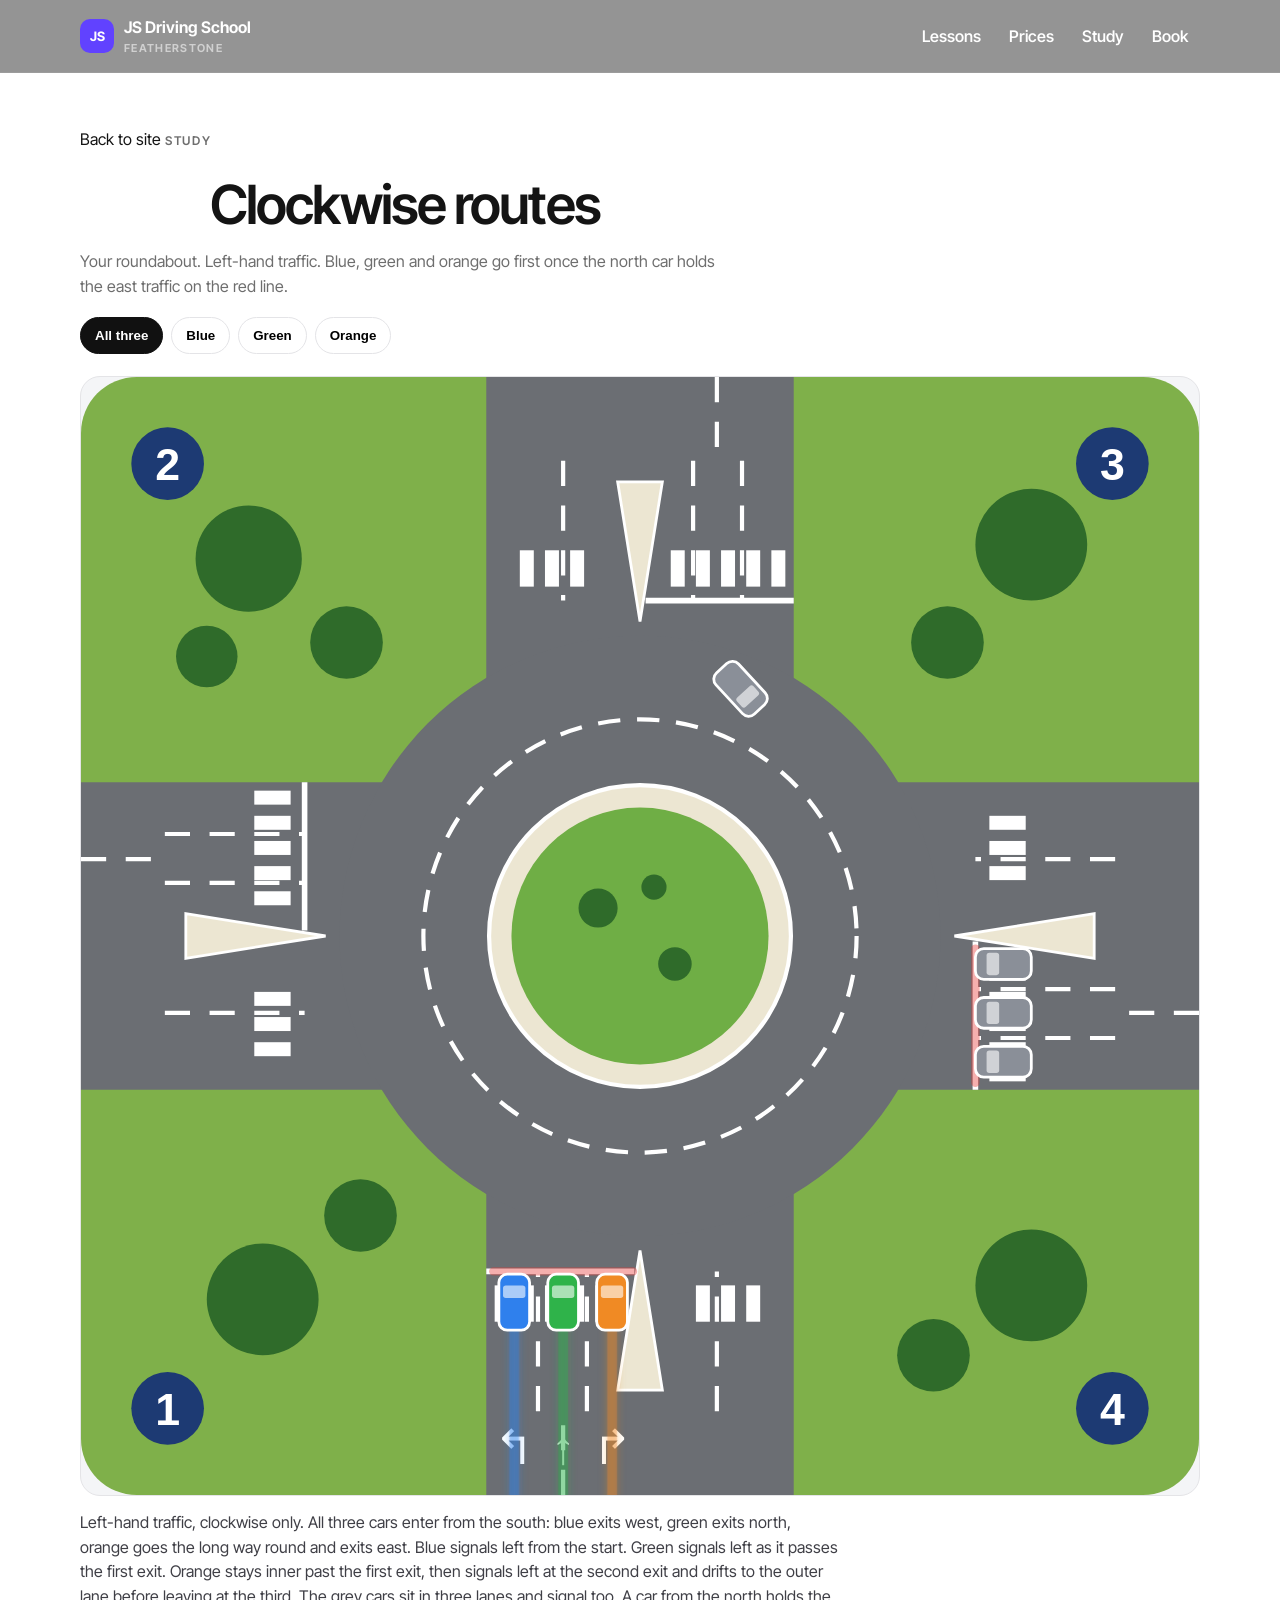
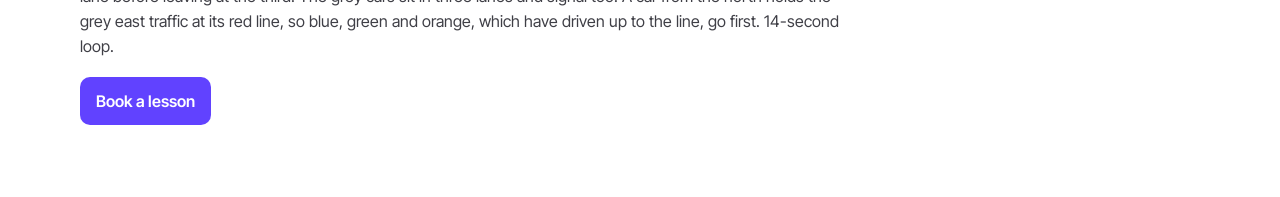
<file: study.html>
<!DOCTYPE html>
<html lang="en">
<head>
  <meta charset="UTF-8" />
  <meta name="viewport" content="width=device-width, initial-scale=1" />
  <title>Junction school | JS Driving School</title>
  <link href="https://fonts.googleapis.com/css2?family=Inter+Tight:wght@400;500;600;700&display=swap" rel="stylesheet" />
  <link rel="stylesheet" href="styles.css?v=9" />
  <style>
    .study-hero { padding: 120px 0 56px; }
    .tabs { display: flex; gap: 8px; flex-wrap: wrap; margin: 18px 0 22px; }
    .tabs button {
      border: 1px solid #e4e4e7;
      background: #fff;
      border-radius: 999px;
      padding: 10px 14px;
      font-weight: 600;
      cursor: pointer;
    }
    .tabs button.on { background: #111; color: #fff; border-color: #111; }
    .tabs button.blue.on { background: #1d4ed8; border-color: #1d4ed8; }
    .tabs button.green.on { background: #15803d; border-color: #15803d; }
    .tabs button.orange.on { background: #c2410c; border-color: #c2410c; }
    .stage {
      background: #f4f5f7;
      border-radius: 20px;
      overflow: hidden;
      border: 1px solid #e4e4e7;
      line-height: 0;
    }
    .stage svg { width: 100%; height: auto; display: block; }
    .stage[data-show="blue"] #pg,
    .stage[data-show="blue"] #po,
    .stage[data-show="blue"] .route-pg,
    .stage[data-show="blue"] .route-po,
    .stage[data-show="green"] #pb,
    .stage[data-show="green"] #po,
    .stage[data-show="green"] .route-pb,
    .stage[data-show="green"] .route-po,
    .stage[data-show="orange"] #pb,
    .stage[data-show="orange"] #pg,
    .stage[data-show="orange"] .route-pb,
    .stage[data-show="orange"] .route-pg { visibility: hidden; }
    .note { margin-top: 14px; color: #3f3f46; max-width: 760px; }
    @media (max-width: 900px) { .study-hero { padding-top: 100px; } }
    @media (prefers-reduced-motion: reduce) { .stage svg { animation: none; } }
  </style>
</head>
<body>
  <header class="site">
    <div class="wrap nav">
      <a class="brand" href="index.html"><span class="mark">JS</span><span>JS Driving School<small>FEATHERSTONE</small></span></a>
      <nav class="nav-links">
        <a href="index.html#lessons">Lessons</a>
        <a href="index.html#prices">Prices</a>
        <a href="study.html">Study</a>
        <a href="index.html#book">Book</a>
      </nav>
    </div>
  </header>
  <main class="wrap study-hero">
    <a href="index.html">Back to site</a>
    <p class="eyebrow">Study</p>
    <h1>Clockwise routes</h1>
    <p class="sub">Your roundabout. Left-hand traffic. Blue, green and orange go first once the north car holds the east traffic on the red line.</p>
    <div class="tabs">
      <button class="on" data-show="all" type="button">All three</button>
      <button class="blue" data-show="blue" type="button">Blue</button>
      <button class="green" data-show="green" type="button">Green</button>
      <button class="orange" data-show="orange" type="button">Orange</button>
    </div>
    <div class="stage" id="stage" data-show="all">
      <svg id="s" viewBox="0 0 800 800" xmlns="http://www.w3.org/2000/svg">
        <defs>
          <clipPath id="c"><rect width="800" height="800" rx="40"/></clipPath>
          <filter id="g"><feGaussianBlur stdDeviation="3" result="b"/><feMerge><feMergeNode in="b"/><feMergeNode in="SourceGraphic"/></feMerge></filter>
          <g id="arm">
            <path d="M400 625L416 725H384Z" fill="#ece6d2" stroke="#fff" stroke-width="2"/>
            <g stroke="#fff" stroke-width="3" stroke-dasharray="18 14" fill="none"><path d="M327 740V640M362 740V640M455 740V640M345 800V740"/></g>
            <g fill="#fff" id="zeb"><rect x="296" y="650" width="10" height="26"/><rect x="314" y="650" width="10" height="26"/><rect x="332" y="650" width="10" height="26"/><rect x="350" y="650" width="10" height="26"/><rect x="368" y="650" width="10" height="26"/><rect x="440" y="650" width="10" height="26"/><rect x="458" y="650" width="10" height="26"/><rect x="476" y="650" width="10" height="26"/></g>
            <path d="M290 640H396" stroke="#fff" stroke-width="4"/>
          </g>
        </defs>
        <g clip-path="url(#c)">
          <rect width="800" height="800" fill="#7fb04a"/>
          <rect x="290" width="220" height="800" fill="#6b6e73"/><rect y="290" width="800" height="220" fill="#6b6e73"/>
          <circle cx="400" cy="400" r="215" fill="#6b6e73"/>
          <g fill="#2f6b2a"><circle cx="120" cy="130" r="38"/><circle cx="190" cy="190" r="26"/><circle cx="90" cy="200" r="22"/><circle cx="680" cy="120" r="40"/><circle cx="620" cy="190" r="26"/><circle cx="130" cy="660" r="40"/><circle cx="200" cy="600" r="26"/><circle cx="680" cy="650" r="40"/><circle cx="610" cy="700" r="26"/></g>
          <g fill="#fff"><use href="#arm"/><use href="#arm" transform="rotate(90 400 400)"/><use href="#arm" transform="rotate(180 400 400)"/><use href="#arm" transform="rotate(270 400 400)"/></g>
          <circle cx="400" cy="400" r="155" fill="none" stroke="#fff" stroke-width="3" stroke-dasharray="16 12"/>
          <circle cx="400" cy="400" r="108" fill="#ece6d2" stroke="#fff" stroke-width="3"/><circle cx="400" cy="400" r="92" fill="#6fae45"/>
          <g fill="#2f6b2a"><circle cx="370" cy="380" r="14"/><circle cx="425" cy="420" r="12"/><circle cx="410" cy="365" r="9"/></g>
          <g fill="#fff" font-size="34" text-anchor="middle" font-family="sans-serif"><text x="310" y="778">↰</text><text x="345" y="778">↑</text><text x="380" y="778">↱</text></g>
          <g id="lines" fill="none" stroke-width="7" stroke-linecap="round" filter="url(#g)">
            <path id="pb" stroke="#2f80ed" d="M310 810V620C310 565 225 475 150 475L-10 475"/>
            <path id="pg" stroke="#2fb34a" d="M345 810V620C345 520 215 520 215 400A185 185 0 0 1 290 251.3C322 227.5 325 190 325 150L325 -10"/>
            <path id="po" stroke="#f08a24" d="M380 810V640C380 540 270 520 270 400A130 130 0 0 1 483.6 300.4C514 326 570 325 640 325L810 325"/>
          </g>
          <g id="tp" fill="none"></g>
          <rect id="hold" x="292" y="637" width="106" height="6" rx="3" fill="#e53935" opacity="0"/>
          <rect id="holdE" x="637" y="406" width="6" height="102" rx="3" fill="#e53935" opacity="0"/>
          <g id="cars"></g>
          <g font-family="sans-serif" font-weight="700" font-size="32" fill="#fff" text-anchor="middle">
            <g fill="#1d3a73"><circle cx="62" cy="738" r="26"/><circle cx="62" cy="62" r="26"/><circle cx="738" cy="62" r="26"/><circle cx="738" cy="738" r="26"/></g>
            <text x="62" y="750">1</text><text x="62" y="74">2</text><text x="738" y="74">3</text><text x="738" y="750">4</text>
          </g>
        </g>
      </svg>
    </div>
    <p class="note">Left-hand traffic, clockwise only. All three cars enter from the south: blue exits west, green exits north, orange goes the long way round and exits east. Blue signals left from the start. Green signals left as it passes the first exit. Orange stays inner past the first exit, then signals left at the second exit and drifts to the outer lane before leaving at the third. The grey cars sit in three lanes and signal too. A car from the north holds the grey east traffic at its red line, so blue, green and orange, which have driven up to the line, go first. 14-second loop.</p>
    <p style="margin-top:18px"><a class="btn btn-violet" href="index.html#book">Book a lesson</a></p>
  </main>
  <script>
    const NS = "http://www.w3.org/2000/svg", SPEED = 150, LOOP = 14;
    (function () {
      const rad = a => a * Math.PI / 180, sm = u => u * u * (3 - 2 * u);
      let dd = "M380 810V640C380 540 270 520 270 400";
      for (let a = 180; a >= 40; a -= 2) {
        const u = Math.min(1, Math.max(0, (115 - a) / 55)), r = 130 + 55 * sm(u);
        dd += "L" + (400 + r * Math.cos(rad(a))).toFixed(1) + " " + (400 - r * Math.sin(rad(a))).toFixed(1);
      }
      const A = rad(40), x = 400 + 185 * Math.cos(A), y = 400 - 185 * Math.sin(A);
      dd += "C" + (x + 35 * Math.sin(A)).toFixed(1) + " " + (y + 35 * Math.cos(A)).toFixed(1) + " 590 325 640 325L810 325";
      document.getElementById("po").setAttribute("d", dd);
    })();
    const defs = [
      { id: "pb", col: "#2f80ed", ap: 0.2, t0: 4.6, ex: [150, 475], pre: 9999, post: 40 },
      { id: "pg", col: "#2fb34a", ap: 0.3, t0: 4.8, a: [223, 447], ex: [290, 251.3], post: 100 },
      { id: "po", col: "#f08a24", ap: 0.4, t0: 5.0, a: [345.1, 282.2], ex: [640, 325], post: 60 }
    ];
    function near(p, pt) {
      let b = 0, bd = 1e9;
      const L = p.getTotalLength();
      for (let s = 0; s <= L; s += 3) {
        const q = p.getPointAtLength(s), e = (q.x - pt[0]) ** 2 + (q.y - pt[1]) ** 2;
        if (e < bd) { bd = e; b = s; }
      }
      return b;
    }
    const cars = document.getElementById("cars");
    const GC = (function () {
      const R = x => x * Math.PI / 180, S = u => u * u * (3 - 2 * u);
      let c = "M790 420L640 420C600 420 523.7 450 506.5 474.6";
      for (let a = -35; a >= -233; a -= 2) {
        const u = Math.min(1, Math.max(0, (-175 - a) / 40)), r = 130 + 55 * S(u);
        c += "L" + (400 + r * Math.cos(R(a))).toFixed(1) + " " + (400 - r * Math.sin(R(a))).toFixed(1);
      }
      return c + "L289.7 251.5C322 227.5 325 190 325 150L325 -10";
    })();
    const TD = [
      ["M790 490L640 490C600 490 561 496 541.7 518.9C519.2 545.7 475 600 475 640L475 810", 0.2, 130, 5.0, { ex: [475, 640], post: 40 }],
      ["M790 455L640 455C600 455 568.7 481.5 551.5 506.1A185 185 0 0 1 269.2 530.8C244.5 506.1 210 475 150 475L-10 475", 0.3, 130, 5.2, { a: [506.1, 551.5], ex: [150, 475], post: 40 }],
      [GC, 0.4, 130, 5.4, { a: [270.5, 411.3], ex: [325, 150], post: 60 }],
      ["M435 30L435 120C435 170 457.9 219.8 492.5 239.8A185 185 0 0 1 492.5 560.2C462.2 577.7 435 610 435 640L435 810", 0.6, null, null, { a: [582.2, 367.9], ex: [435, 640], post: 40 }]
    ];
    const T = TD.map(([d, t0, stop, rel, sg]) => {
      const p = document.createElementNS(NS, "path");
      p.setAttribute("d", d);
      document.getElementById("tp").appendChild(p);
      const g = document.createElementNS(NS, "g");
      g.innerHTML = '<rect x="-11" y="-20" width="22" height="40" rx="6" fill="#8a8f98" stroke="#fff" stroke-width="2"/><rect x="-8" y="-12" width="16" height="9" rx="2" fill="#fff" opacity=".6"/><circle class="ind" cx="-12" cy="-17" r="4.5" fill="#ffb300" stroke="#fff" stroke-width="1" opacity="0"/><circle class="ind" cx="-12" cy="17" r="4.5" fill="#ffb300" stroke="#fff" stroke-width="1" opacity="0"/>';
      cars.appendChild(g);
      const ee = near(p, sg.ex);
      return { p, g, t0, stop, rel, len: p.getTotalLength(), ind: g.querySelectorAll(".ind"), s0: sg.a ? near(p, sg.a) : -1, s1: ee + sg.post };
    });
    function tdist(c, t) {
      const s = t - c.t0;
      if (s < 0) return 0;
      const d1 = SPEED * s;
      if (c.rel == null) return d1;
      if (d1 <= c.stop) return d1;
      if (t < c.rel) return c.stop;
      const u = t - c.rel;
      return c.stop + (u < 0.6 ? SPEED * u * u / 1.2 : SPEED * (u - 0.3));
    }
    defs.forEach(d => {
      d.p = document.getElementById(d.id);
      d.len = d.p.getTotalLength();
      const g = document.createElementNS(NS, "g");
      g.setAttribute("class", "route-" + d.id);
      g.innerHTML = '<rect x="-11" y="-20" width="22" height="40" rx="6" fill="' + d.col + '" stroke="#fff" stroke-width="2"/><rect x="-8" y="-12" width="16" height="9" rx="2" fill="#fff" opacity=".6"/><circle class="ind" cx="-12" cy="-17" r="4.5" fill="#ffb300" stroke="#fff" stroke-width="1" opacity="0"/><circle class="ind" cx="-12" cy="17" r="4.5" fill="#ffb300" stroke="#fff" stroke-width="1" opacity="0"/>';
      cars.appendChild(g);
      d.g = g;
      const e = near(d.p, d.ex);
      d.s0 = d.a ? near(d.p, d.a) : Math.max(-1, e - d.pre);
      d.s1 = e + d.post;
      d.ind = g.querySelectorAll(".ind");
    });
    const t0 = performance.now();
    const reduced = window.matchMedia("(prefers-reduced-motion: reduce)").matches;
    function frame(now) {
      const t = reduced ? 0 : ((now - t0) / 1000) % LOOP;
      const fade = t > 13 ? 1 - (t - 13) : 1;
      T.forEach(c => {
        const dd = Math.max(0, Math.min(c.len, tdist(c, t))), a = c.p.getPointAtLength(dd), b = c.p.getPointAtLength(Math.min(c.len, dd + 2)), q = c.p.getPointAtLength(Math.max(0, dd - 2));
        c.g.setAttribute("transform", "translate(" + a.x + " " + a.y + ") rotate(" + (Math.atan2(b.y - q.y, b.x - q.x) * 180 / Math.PI + 90) + ")");
        c.g.style.opacity = (t < c.t0 || dd >= c.len) ? 0 : 1;
        const on = dd > c.s0 && dd < c.s1 && ((t * 2.5) % 1 < 0.5);
        c.ind.forEach(i => i.setAttribute("opacity", on ? 1 : 0));
      });
      const bl = ((t * 2) % 1 < .5) ? .95 : .4;
      document.getElementById("hold").setAttribute("opacity", t < 4.4 ? bl : 0);
      document.getElementById("holdE").setAttribute("opacity", (t > 0.8 && t < 5.0) ? bl : 0);
      defs.forEach(d => {
        const dist = Math.max(0, Math.min(d.len, tdist({ t0: d.ap, stop: 148, rel: d.t0 }, t)));
        const a = d.p.getPointAtLength(dist), b = d.p.getPointAtLength(Math.min(d.len, dist + 2)), c = d.p.getPointAtLength(Math.max(0, dist - 2));
        const ang = Math.atan2(b.y - c.y, b.x - c.x) * 180 / Math.PI + 90;
        d.g.setAttribute("transform", "translate(" + a.x + " " + a.y + ") rotate(" + ang + ")");
        d.g.style.opacity = dist >= d.len ? 0 : 1;
        const on = dist > d.s0 && dist < d.s1 && ((t * 2.5) % 1 < 0.5);
        d.ind.forEach(i => i.setAttribute("opacity", on ? 1 : 0));
        const seg = Math.min(dist, 140);
        d.p.style.strokeDasharray = seg + " " + (d.len + 2000);
        d.p.style.strokeDashoffset = -(dist - seg);
        d.p.style.opacity = (t < d.t0 ? 0.35 : 1) * fade;
      });
      if (!reduced) requestAnimationFrame(frame);
    }
    requestAnimationFrame(frame);
    document.querySelectorAll(".tabs button").forEach(function (btn) {
      btn.addEventListener("click", function () {
        document.querySelectorAll(".tabs button").forEach(function (b) { b.classList.toggle("on", b === btn); });
        document.getElementById("stage").dataset.show = btn.dataset.show;
      });
    });
  </script>
</body>
</html>
</file>
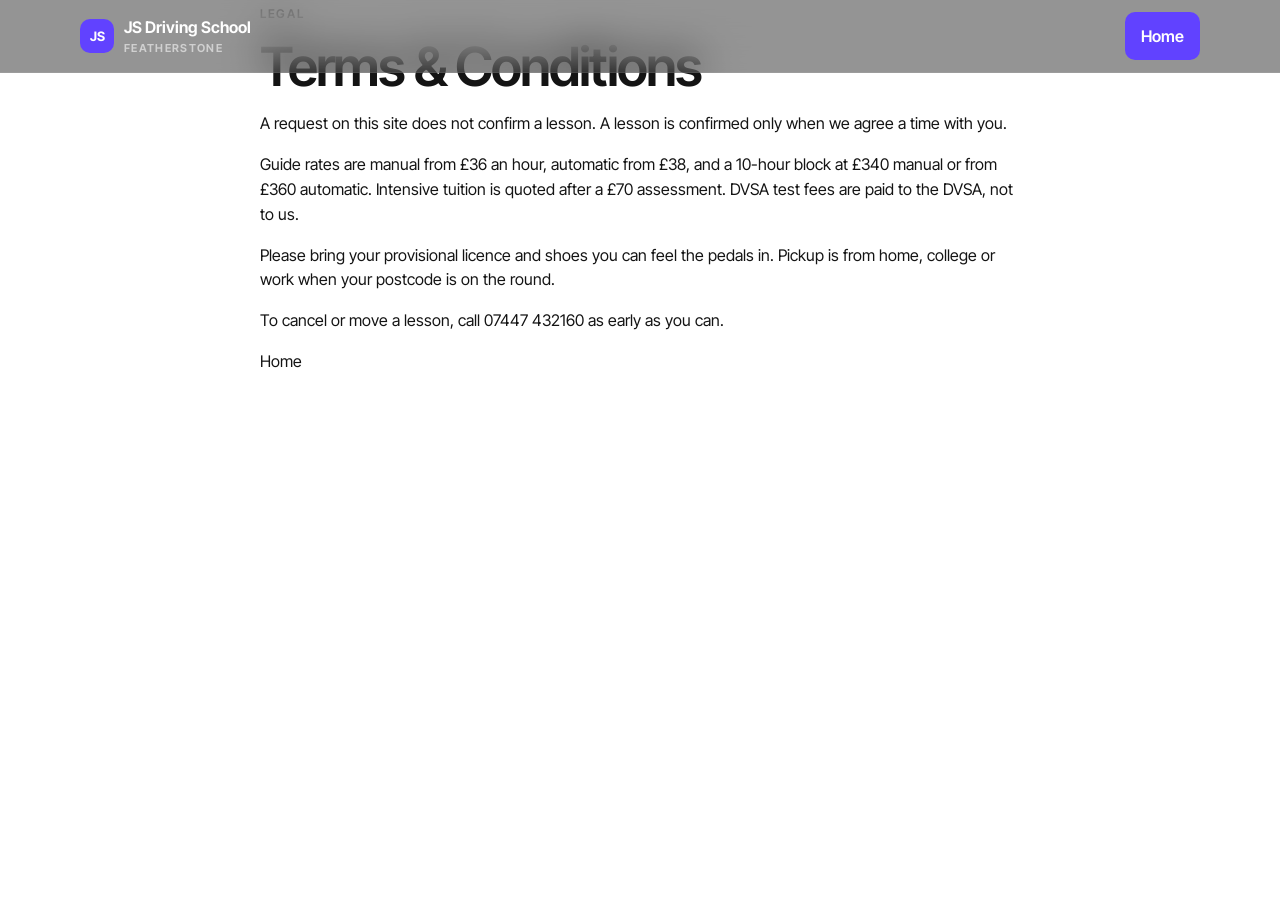
<file: terms.html>
<!DOCTYPE html>
<html lang="en">
<head>
  <meta charset="UTF-8" />
  <meta name="viewport" content="width=device-width, initial-scale=1" />
  <title>Terms | JS Driving School</title>
  <link href="https://fonts.googleapis.com/css2?family=Inter+Tight:wght@400;500;600;700&display=swap" rel="stylesheet" />
  <link rel="stylesheet" href="styles.css" />
</head>
<body>
  <header class="site">
    <div class="wrap nav">
      <a class="brand" href="index.html"><span class="mark">JS</span><span>JS Driving School<small>FEATHERSTONE</small></span></a>
      <a class="btn btn-violet" href="index.html">Home</a>
    </div>
  </header>
  <main class="wrap page-hero" style="max-width:760px">
    <span class="eyebrow">Legal</span>
    <h1>Terms &amp; Conditions</h1>
    <p>A request on this site does not confirm a lesson. A lesson is confirmed only when we agree a time with you.</p>
    <p>Guide rates are manual from £36 an hour, automatic from £38, and a 10-hour block at £340 manual or from £360 automatic. Intensive tuition is quoted after a £70 assessment. DVSA test fees are paid to the DVSA, not to us.</p>
    <p>Please bring your provisional licence and shoes you can feel the pedals in. Pickup is from home, college or work when your postcode is on the round.</p>
    <p>To cancel or move a lesson, call 07447 432160 as early as you can.</p>
    <p><a href="index.html">Home</a></p>
  </main>
</body>
</html>
</file>
<file: styles.css>
:root { --ink:#141414; --muted:#6e6e6e; --violet:#6142ff; --line:#ececef; --panel:#f4f4f4; --font:"Inter Tight",system-ui,sans-serif; }
* { box-sizing:border-box; }
html { scroll-behavior:smooth; }
body { margin:0; color:var(--ink); background:#fff; font-family:var(--font); font-size:16px; line-height:1.55; }
a { color:inherit; text-decoration:none; }
img { display:none; }
.wrap { width:min(1120px, calc(100% - 32px)); margin:0 auto; }
header.site { position:fixed; inset:0 0 auto 0; z-index:50; background:rgba(0,0,0,.42); backdrop-filter:blur(22px) saturate(140%); -webkit-backdrop-filter:blur(22px) saturate(140%); border-bottom:1px solid rgba(255,255,255,.08); color:#fff; }
.nav { display:flex; align-items:center; justify-content:space-between; min-height:72px; height:72px; gap:12px; }
.brand { display:flex; align-items:center; gap:10px; font-weight:650; color:#fff; min-width:0; }
.mark { width:34px; height:34px; border-radius:10px; background:var(--violet); color:#fff; display:grid; place-items:center; font-weight:700; font-size:13px; flex:none; }
.brand small { display:block; font-size:11px; letter-spacing:.12em; color:#d0d0d0; }
.nav-links { display:flex; gap:4px; align-items:center; }
.nav-links a { padding:8px 12px; color:#fff; border-radius:8px; font-weight:550; }
.nav-links a:hover { background:rgba(255,255,255,.1); }
.btn { display:inline-flex; align-items:center; justify-content:center; border:0; border-radius:10px; padding:12px 16px; font-weight:600; cursor:pointer; min-height:44px; }
.btn-violet { background:var(--violet); color:#fff; }
.btn-ghost { background:transparent; color:#fff; border:1px solid #323232; }
.btn-dark { background:#000; color:#fff; }
.menu-btn { display:none; background:transparent; color:#fff; border:0; font-size:26px; width:44px; height:44px; }
.hero { background:#000; color:#fff; text-align:center; padding:128px 0 72px; position:relative; z-index:2; }
.eyebrow { display:inline-flex; letter-spacing:.14em; text-transform:uppercase; font-size:12px; font-weight:600; color:var(--muted); }
.hero .eyebrow { color:#cfcfcf; }
h1 { font-size:clamp(34px,5vw,54px); line-height:1.05; letter-spacing:-.035em; font-weight:600; margin:14px auto 16px; max-width:860px; }
.lead { color:#c8c8c8; font-size:18px; max-width:640px; margin:0 auto 28px; }
.hero-actions { display:flex; justify-content:center; gap:10px; flex-wrap:wrap; }
.stats { display:grid; grid-template-columns:repeat(3,1fr); max-width:640px; margin:32px auto 0; gap:12px; }
.stat { border-top:1px solid rgba(255,255,255,.12); padding-top:12px; }
.stat b { display:block; font-size:28px; }
.stat span { color:#b5b5b5; font-size:13px; }
.section { padding:88px 0; position:relative; z-index:2; }
h2 { font-size:clamp(30px,4vw,48px); line-height:1.08; letter-spacing:-.03em; font-weight:600; margin:10px 0 14px; }
.sub { color:var(--muted); max-width:640px; }
.grid4 { display:grid; grid-template-columns:repeat(4,1fr); gap:14px; margin-top:28px; }
.card { background:var(--panel); border-radius:16px; padding:22px; }
.card h3 { margin:8px 0; }
.card p { color:var(--muted); margin:0; }
.black { background:#000; color:#fff; }
.black .sub, .black p, .black li { color:#c8c8c8; }
.black .card, .lesson { background:#141414; color:#fff; border:1px solid #2a2a2a; border-radius:18px; padding:22px; }
.lesson .tag { width:36px; height:36px; border-radius:10px; background:#fff; color:#000; display:grid; place-items:center; font-weight:700; }
.price { margin-top:16px; font-weight:650; }
.gray { background:#f4f4f4; }
.chips { display:flex; flex-wrap:wrap; gap:8px; margin-top:18px; }
.chips span { background:#f4f4f4; color:#141414; border-radius:999px; padding:8px 12px; }
.black .chips span { background:#1c1c1c; color:#fff; }
.plans { display:grid; grid-template-columns:repeat(4,1fr); gap:14px; margin-top:28px; }
.plan { border:1px solid var(--line); border-radius:20px; padding:22px; background:#fff; }
.plan.featured { background:#000; color:#fff; }
.plan .amount { font-size:42px; font-weight:600; letter-spacing:-.04em; }
.plan .amount span, .plan li { color:var(--muted); font-size:15px; }
.plan.featured li, .plan.featured .amount span { color:#cfcfcf; }
details { border-bottom:1px solid var(--line); padding:16px 0; }
summary { cursor:pointer; font-weight:600; font-size:17px; }
form.book { display:grid; gap:12px; background:var(--panel); padding:22px; border-radius:20px; }
label { font-size:12px; letter-spacing:.08em; font-weight:650; }
input, select, textarea { width:100%; border:1px solid #e4e4e7; border-radius:10px; padding:12px; font:inherit; font-size:16px; }
.form-grid, .two, .book-layout { display:grid; gap:16px; }
.form-grid { grid-template-columns:1fr 1fr; }
.two { grid-template-columns:.8fr 1.2fr; }
.book-layout { grid-template-columns:1.1fr .9fr; }
footer.site { background:#000; color:#fff; padding:72px 0 28px; position:relative; z-index:2; }
.foot { display:grid; grid-template-columns:1.4fr 1fr 1fr 1fr; gap:24px; }
.foot a, .foot p { display:block; color:#cfcfcf; margin:8px 0; }
.legal { display:flex; justify-content:space-between; gap:12px; color:#9a9a9a; font-size:13px; margin-top:28px; flex-wrap:wrap; }
.bg-car { position:fixed; top:54%; left:0; z-index:1; width:min(340px,70vw); pointer-events:none; opacity:.22; transform:translate3d(-42vw,-50%,0); }
.bg-car svg { width:100%; height:auto; display:block; }
@media (max-width:900px) {
  .nav-links { display:none; }
  .nav-links.open { display:flex; flex-direction:column; position:absolute; top:72px; left:0; right:0; background:rgba(0,0,0,.72); backdrop-filter:blur(22px); padding:8px 16px 16px; }
  .nav-links.open a { padding:14px 8px; color:#fff; }
  .menu-btn { display:block; }
  .grid4, .plans, .form-grid, .two, .book-layout, .foot { grid-template-columns:1fr; }
  .hero { padding:112px 0 56px; }
  .section { padding:56px 0; }
  .hero-actions .btn, .plan .btn, .section .btn { width:100%; }
  .stats { grid-template-columns:1fr; text-align:left; }
  h1 { font-size:36px; }
  .bg-car { width:220px; }
}
</file>
<file: car.css>
.bg-car { position:fixed; top:54%; left:0; z-index:1; width:min(340px,70vw); pointer-events:none; opacity:.28; transform:translate3d(-48vw,-50%,0); animation:drive-in linear both; animation-timeline:scroll(root); animation-range:0% 75%; }
@keyframes drive-in { from { transform:translate3d(-48vw,-50%,0); opacity:.12; } to { transform:translate3d(calc(50vw - 170px),-50%,0); opacity:.34; } }
@media (prefers-reduced-motion:reduce) { .bg-car { animation:none; transform:translate3d(calc(50vw - 170px),-50%,0); } }
</file>
